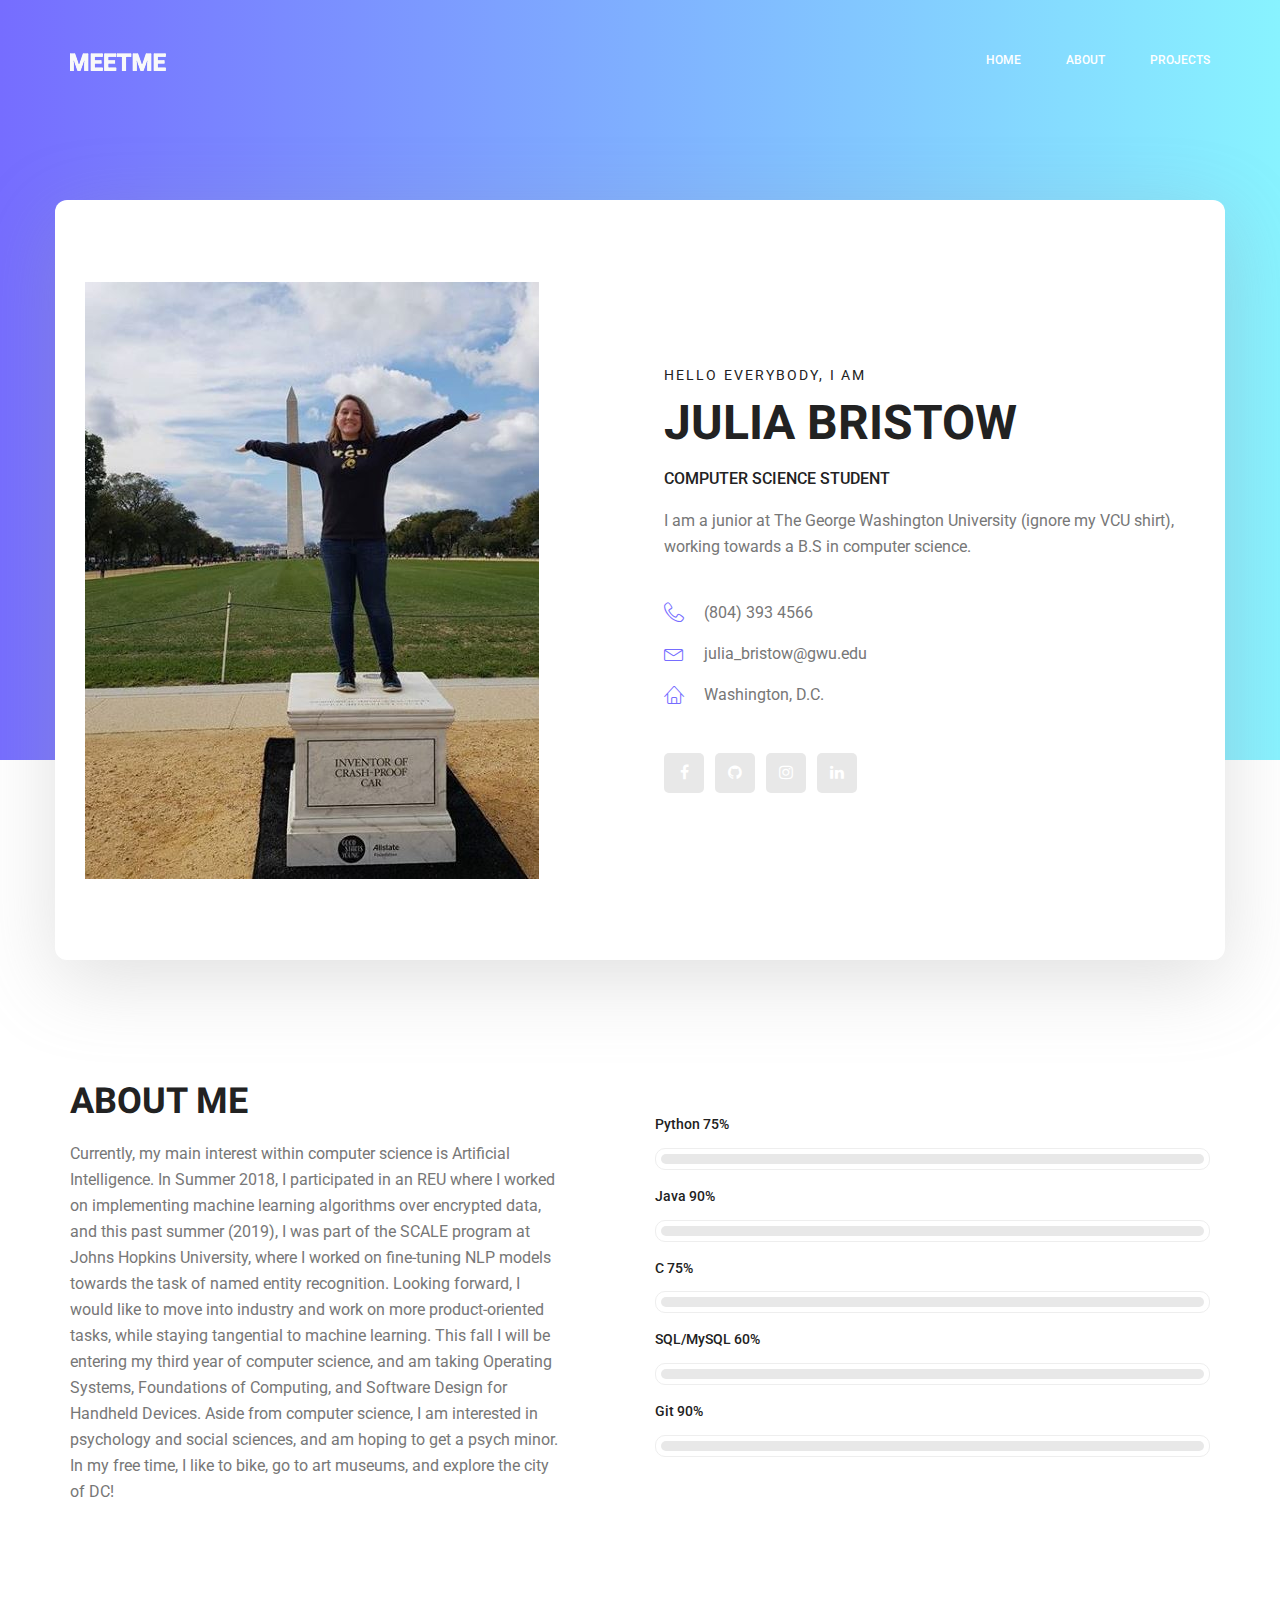
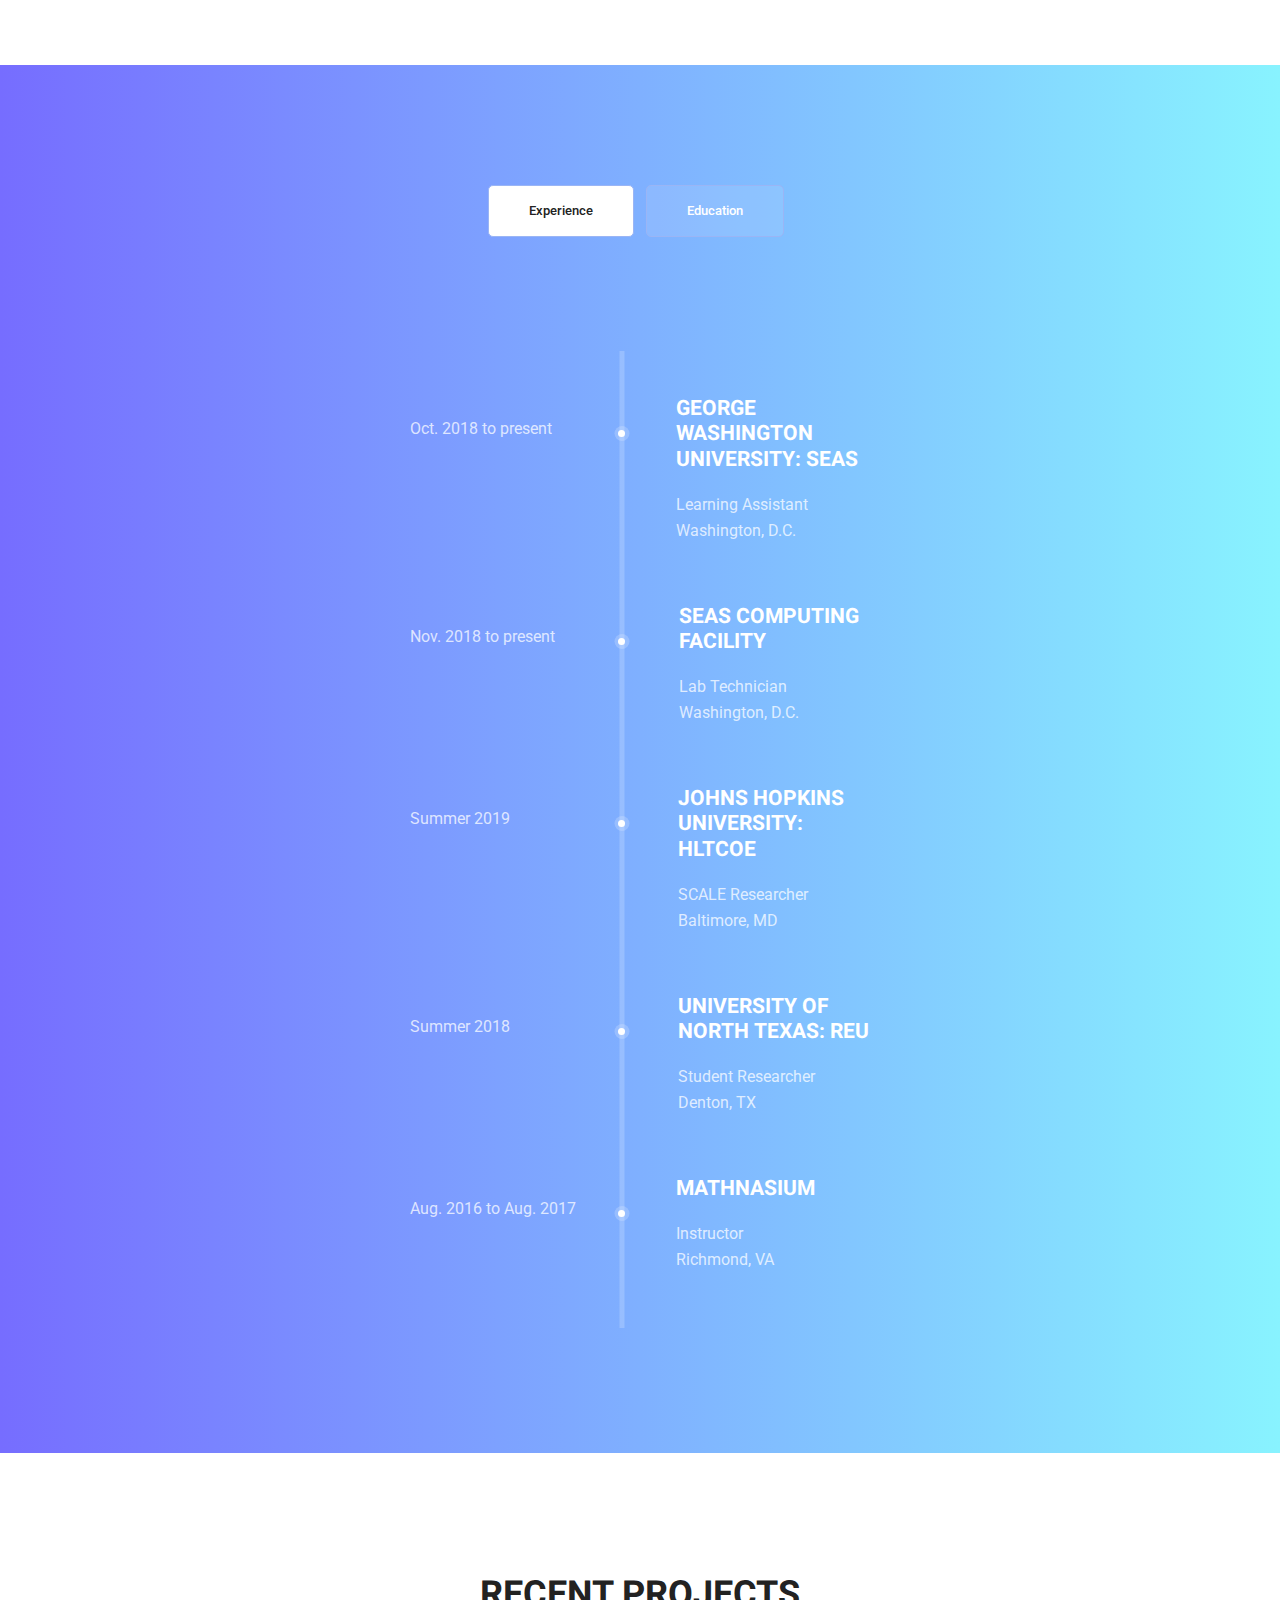
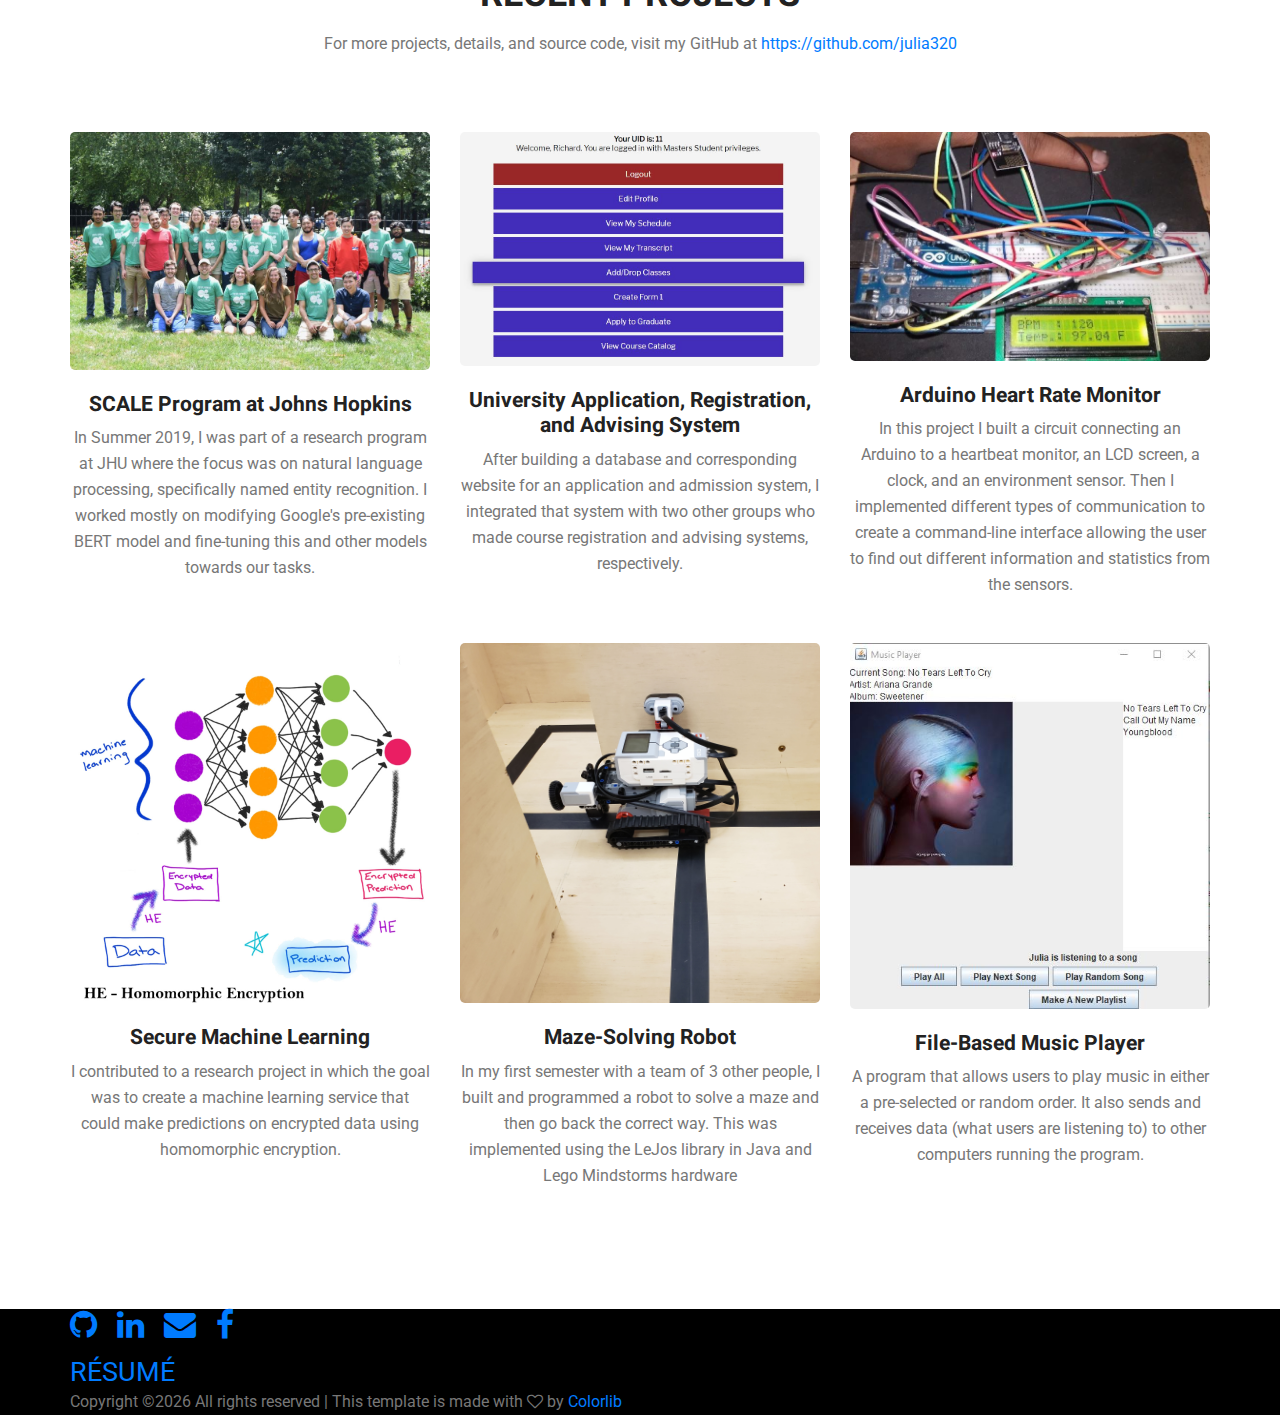
<file: index.html>
<!doctype html>
<html lang="en">
    <head>
        <!-- Required meta tags -->
        <meta charset="utf-8">
        <meta name="viewport" content="width=device-width, initial-scale=1, shrink-to-fit=no">
        <link rel="icon" href="img/favicon.png" type="image/png">
        <title>Julia Bristow</title>
        <!-- Bootstrap CSS -->
        <link rel="stylesheet" href="css/bootstrap.css">
        <link rel="stylesheet" href="vendors/linericon/style.css">
        <link rel="stylesheet" href="css/font-awesome.min.css">
        <link rel="stylesheet" href="vendors/owl-carousel/owl.carousel.min.css">
        <link rel="stylesheet" href="vendors/lightbox/simpleLightbox.css">
        <link rel="stylesheet" href="vendors/nice-select/css/nice-select.css">
        <link rel="stylesheet" href="vendors/animate-css/animate.css">
        <link rel="stylesheet" href="vendors/popup/magnific-popup.css">
        <link rel="stylesheet" href="vendors/flaticon/flaticon.css">
        <!-- main css -->
        <link rel="stylesheet" href="css/style.css">
        <link rel="stylesheet" href="css/responsive.css">
    </head>
    <body>
        
        <!--================Header Menu Area =================-->
        <header class="header_area">
            <div class="main_menu">
            	<nav class="navbar navbar-expand-lg navbar-light">
					<div class="container box_1620">
						<!-- Brand and toggle get grouped for better mobile display -->
						<a class="navbar-brand logo_h" href="index.html"><img src="img/logo.png" alt=""></a>
						<button class="navbar-toggler" type="button" data-toggle="collapse" data-target="#navbarSupportedContent" aria-controls="navbarSupportedContent" aria-expanded="false" aria-label="Toggle navigation">
							<span class="icon-bar"></span>
							<span class="icon-bar"></span>
							<span class="icon-bar"></span>
						</button>
						<!-- Collect the nav links, forms, and other content for toggling -->
						<div class="collapse navbar-collapse offset" id="navbarSupportedContent">
							<ul class="nav navbar-nav menu_nav ml-auto">
								<li class="nav-item active"><a class="nav-link" href="#">Home</a></li> 
								<li class="nav-item"><a class="nav-link" href="#about">About</a></li> 
								<li class="nav-item"><a class="nav-link" href="#projects">Projects</a></li> 
								<!--<li class="nav-item submenu dropdown">
									<a href="#" class="nav-link dropdown-toggle" data-toggle="dropdown" role="button" aria-haspopup="true" aria-expanded="false">Pages</a>
									<ul class="dropdown-menu">
										<li class="nav-item"><a class="nav-link" href="portfolio.html">Portfolio</a></li>
										<li class="nav-item"><a class="nav-link" href="elements.html">Elements</a></li>
									</ul>
								</li> 
								<li class="nav-item submenu dropdown">
									<a href="#" class="nav-link dropdown-toggle" data-toggle="dropdown" role="button" aria-haspopup="true" aria-expanded="false">Blog</a>
									<ul class="dropdown-menu">
										<li class="nav-item"><a class="nav-link" href="blog.html">Blog</a></li>
										<li class="nav-item"><a class="nav-link" href="single-blog.html">Blog Details</a></li>
									</ul>
								</li> 
								<li class="nav-item"><a class="nav-link" href="contact.html">Contact</a></li>-->
							</ul>
						</div> 
					</div>
            	</nav>
            </div>
        </header>
        <!--================Header Menu Area =================-->
        
        <!--================Home Banner Area =================-->
        <section class="home_banner_area">
           	<div class="container box_1620">
           		<div class="banner_inner d-flex align-items-center">
					<div class="banner_content">
						<div class="media">
							<div class="d-flex">
								<img src="img/me.jpg" alt="">
							</div>
							<div class="media-body">
								<div class="personal_text">
									<h6>Hello Everybody, I am</h6>
									<h3>Julia Bristow</h3>
									<h4>Computer Science Student</h4>
									<p>I am a junior at The George Washington University (ignore my VCU shirt), working towards a B.S in computer science. </p>
									<ul class="list basic_info">
										<li><a href="#"><i class="lnr lnr-phone-handset"></i> (804) 393 4566</a></li>
										<li><a href="#"><i class="lnr lnr-envelope"></i> julia_bristow@gwu.edu</a></li>
										<li><a href="#"><i class="lnr lnr-home"></i> Washington, D.C.</a></li>
									</ul>
									<ul class="list personal_social">
										<li><a target="_blank" href="https://www.facebook.com/julia.bristow.90"><i class="fa fa-facebook"></i></a></li>
										<li><a target="_blank" href="https://github.com/julia320"><i class="fa fa-github"></i></a></li>
										<li><a target="_blank" href="https://www.instagram.com/julia.bristow/?hl=en"><i class="fa fa-instagram"></i></a></li>
										<li><a target="_blank" href="https://www.linkedin.com/in/julia-bristow-17112514a/"><i class="fa fa-linkedin"></i></a></li>
									</ul>
								</div>
							</div>
						</div>
					</div>
				</div>
            </div>
        </section>
        <!--================End Home Banner Area =================-->
        
        <!--================Welcome Area =================-->
        <a name="about">
        <section class="welcome_area p_120">
        	<div class="container">
        		<div class="row welcome_inner">
        			<div class="col-lg-6">
        				<div class="welcome_text">
        					<h4>About Me</h4>
        					<p>Currently, my main interest within computer science is Artificial Intelligence. In Summer 2018, I participated in an REU where I worked on implementing machine learning algorithms over encrypted data, and this past summer (2019), I was part of the SCALE program at Johns Hopkins University, where I worked on fine-tuning NLP models towards the task of named entity recognition. Looking forward, I would like to move into industry and work on more product-oriented tasks, while staying tangential to machine learning. This fall I will be entering my third year of computer science, and am taking Operating Systems, Foundations of Computing, and Software Design for Handheld Devices. Aside from computer science, I am interested in psychology and social sciences, and am hoping to get a psych minor. In my free time, I like to bike, go to art museums, and explore the city of DC!</p>
        				</div>
        			</div>
        			<br/><br/><br/><br/><br/><br/>
        			<div class="col-lg-6">
        				<p style="margin-top: 15px;"></p>
        				<div class="tools_expert">
        					<div class="skill_main">
								<div class="skill_item">
									<h4>Python <span class="counter">75</span>%</h4>
									<div class="progress_br">
										<div class="progress">
											<div class="progress-bar" role="progressbar" aria-valuenow="75" aria-valuemin="0" aria-valuemax="100"></div>
										</div>
									</div>
								</div>
								<div class="skill_item">
									<h4>Java <span class="counter">90</span>%</h4>
									<div class="progress_br">
										<div class="progress">
											<div class="progress-bar" role="progressbar" aria-valuenow="90" aria-valuemin="0" aria-valuemax="100"></div>
										</div>
									</div>
								</div>
								<div class="skill_item">
									<h4>C <span class="counter">75</span>%</h4>
									<div class="progress_br">
										<div class="progress">
											<div class="progress-bar" role="progressbar" aria-valuenow="75" aria-valuemin="0" aria-valuemax="100"></div>
										</div>
									</div>
								</div>
								<div class="skill_item">
									<h4>SQL/MySQL <span class="counter">60</span>%</h4>
									<div class="progress_br">
										<div class="progress">
											<div class="progress-bar" role="progressbar" aria-valuenow="60" aria-valuemin="0" aria-valuemax="100"></div>
										</div>
									</div>
								</div>
								<div class="skill_item">
									<h4>Git <span class="counter">90</span>%</h4>
									<div class="progress_br">
										<div class="progress">
											<div class="progress-bar" role="progressbar" aria-valuenow="90" aria-valuemin="0" aria-valuemax="100"></div>
										</div>
									</div>
								</div>
							</div>
        				</div>
        			</div>
        		</div>
        	</div>
        </section>
    	</a>
        <!--================End Welcome Area =================-->
        
        <!--================My Tabs Area =================-->
        <section class="mytabs_area p_120">
        	<div class="container">
        		<div class="tabs_inner">
					<ul class="nav nav-tabs" id="myTab" role="tablist">
						<li class="nav-item">
							<a class="nav-link active" id="home-tab" data-toggle="tab" href="#home" role="tab" aria-controls="home" aria-selected="true">Experience</a>
						</li>
						<li class="nav-item">
							<a class="nav-link" id="profile-tab" data-toggle="tab" href="#profile" role="tab" aria-controls="profile" aria-selected="false">Education</a>
						</li>
					</ul>
					<div class="tab-content" id="myTabContent">
						<div class="tab-pane fade show active" id="home" role="tabpanel" aria-labelledby="home-tab">
							<ul class="list">
								<li>
									<span></span>
									<div class="media">
										<div class="d-flex">
											<p>Oct. 2018 to present&emsp;&nbsp&nbsp</p>
										</div>
										<div class="media-body">
											<h4>George Washington University: SEAS</h4>
											<p>Learning Assistant <br/>Washington, D.C.</p>
										</div>
									</div>
								</li>
								<li>
									<span></span>
									<div class="media">
										<div class="d-flex">
											<p>Nov. 2018 to present</p>&emsp;&nbsp&nbsp
										</div>
										<div class="media-body">
											<h4>SEAS Computing Facility</h4>
											<p>Lab Technician <br/>Washington, D.C.</p>
										</div>
									</div>
								</li>
								<li>
									<span></span>
									<div class="media">
										<div class="d-flex">
											<p>Summer 2019 &emsp;&emsp;&emsp;&emsp;</p>
										</div>
										<div class="media-body">
											<h4>Johns Hopkins University: HLTCOE</h4>
											<p>SCALE Researcher <br/>Baltimore, MD</p>
										</div>
									</div>
								</li>
								<li>
									<span></span>
									<div class="media">
										<div class="d-flex">
											<p>Summer 2018 &emsp;&emsp;&emsp;&emsp;</p>
										</div>
										<div class="media-body">
											<h4>University of North Texas: REU</h4>
											<p>Student Researcher <br/>Denton, TX</p>
										</div>
									</div>
								</li>
								<li>
								<span></span>
									<div class="media">
										<div class="d-flex">
											<p>Aug. 2016 to Aug. 2017</p>
										</div>
										<div class="media-body">
											<h4>Mathnasium</h4>
											<p>Instructor <br />Richmond, VA</p>
										</div>
									</div>
								</li>
							</ul>
						</div>
						<div class="tab-pane fade" id="profile" role="tabpanel" aria-labelledby="profile-tab">
							<ul class="list">
								<li>
									<span></span>
									<div class="media">
										<div class="d-flex">
											<p>August 2017 to present</p>
										</div>
										<div class="media-body">
											<h4>George Washington University</h4>
											<p>School of Engineering and Applied Science (SEAS)<br/>
												B.S. in Computer Science<br/>
											    Washington, D.C.</p>
										</div>
									</div>
								</li>
								<li>
									<span></span>
									<div class="media">
										<div class="d-flex">
											<p> 2013 to 2017&emsp;&emsp;&emsp;&emsp;&nbsp</p>
										</div>
										<div class="media-body">
											<h4>Monacan High School</h4>
											<p>Student <br />Chesterfield, VA</p>
										</div>
									</div>
								</li>
							</ul>
						</div>
					</div>
        		</div>
        	</div>
        </section>
        <!--================End My Tabs Area =================-->
        
        
        <!--================Home Gallery Area =================-->
        <a name="projects">
        <section class="home_gallery_area p_120">
        	<div class="container">
        		<div class="main_title">
        			<h2>Recent Projects</h2>
        			<p>For more projects, details, and source code, visit my GitHub at <a href="https://github.com/julia320">https://github.com/julia320</a></p>
        		</div>
        	</div>
        	<div class="container">
        		<div class="gallery_f_inner row imageGallery1">
        			<!--<div class="col-lg-4 col-md-4 col-sm-6 brand manipul design print">
        				<div class="h_gallery_item">
        					<div class="g_img_item">
        						<img class="img-fluid" src="img/gallery/IMAGE.jpg" alt="">
        						<a class="light" href="img/gallery/IMAGE.jpg"><img src="img/gallery/icon.png" alt=""></a>
        					</div>
        					<div class="g_item_text">
        						<h4>TITLE</h4>
        						<p>DESCRIPTION</p>
        					</div>
        				</div>
        			</div>-->
        			<div class="col-lg-4 col-md-4 col-sm-6 brand manipul design print">
        				<div class="h_gallery_item">
        					<div class="g_img_item">
        						<img class="img-fluid" src="img/gallery/scale.JPG" alt="">
        						<a class="light" href="img/gallery/scale.JPG"><img src="img/gallery/icon.png" alt=""></a>
        					</div>
        					<div class="g_item_text">
        						<h4>SCALE Program at Johns Hopkins</h4>
        						<p>In Summer 2019, I was part of a research program at JHU where the focus
        						   was on natural language processing, specifically named entity recognition. I worked mostly on modifying Google's pre-existing BERT model and fine-tuning this and other models towards our tasks.</p>
        					</div>
        				</div>
        			</div>
        			<div class="col-lg-4 col-md-4 col-sm-6 brand manipul design print">
        				<div class="h_gallery_item">
        					<div class="g_img_item">
        						<img class="img-fluid" src="img/gallery/databases.JPG" alt="">
        						<a class="light" href="img/gallery/databases.JPG"><img src="img/gallery/icon.png" alt=""></a>
        					</div>
        					<div class="g_item_text">
        						<h4>University Application, Registration, and Advising System</h4>
        						<p>After building a database and corresponding website for an application and admission system, I i​ntegrated that system with two other groups who made course registration and advising systems, respectively.</p>
        					</div>
        				</div>
        			</div>
        			<div class="col-lg-4 col-md-4 col-sm-6 brand manipul design print">
        				<div class="h_gallery_item">
        					<div class="g_img_item">
        						<img class="img-fluid" src="img/gallery/systems.JPG" alt="">
        						<a class="light" href="img/gallery/systems.JPG"><img src="img/gallery/icon.png" alt=""></a>
        					</div>
        					<div class="g_item_text">
        						<h4>Arduino Heart Rate Monitor</h4>
        						<p>In this project I built a circuit connecting an Arduino to a heartbeat monitor, an LCD screen, a clock, and an environment sensor. Then I implemented
        						different types of communication to create a command-line interface allowing
        					    the user to find out different information and statistics from the sensors.</p>
        					</div>
        				</div>
        			</div>
        			<div class="col-lg-4 col-md-4 col-sm-6 brand manipul design print">
        				<div class="h_gallery_item">
        					<div class="g_img_item">
        						<img class="img-fluid" src="img/gallery/reu.jpg" alt="">
        						<a class="light" href="img/gallery/reu.jpg"><img src="img/gallery/icon.png" alt=""></a>
        					</div>
        					<div class="g_item_text">
        						<h4>Secure Machine Learning</h4>
        						<p>I contributed to a research project in which the goal was to create a machine learning service that could make predictions on encrypted data using homomorphic encryption.</p>
        					</div>
        				</div>
        			</div>
        			<div class="col-lg-4 col-md-4 col-sm-6 manipul creative design print">
        				<div class="h_gallery_item">
        					<div class="g_img_item">
        						<img class="img-fluid" src="img/gallery/robot.jpg" alt="">
        						<a class="light" href="img/gallery/robot.jpg"><img src="img/gallery/icon.png" alt=""></a>
        					</div>
        					<div class="g_item_text">
        						<h4>Maze-Solving Robot</h4>
        						<p>In my first semester with a team of 3 other people, I built and programmed a robot to solve a maze and then go back the correct way. This was implemented using the LeJos library in Java and Lego Mindstorms hardware</p>
        					</div>
        				</div>
        			</div>
        			<div class="col-lg-4 col-md-4 col-sm-6 brand manipul creative">
        				<div class="h_gallery_item">
        					<div class="g_img_item">
        						<img class="img-fluid" src="img/gallery/musicplayer.JPG" alt="">
        						<a class="light" href="img/gallery/musicplayer.JPG"><img src="img/gallery/icon.png" alt=""></a>
        					</div>
        					<div class="g_item_text">
        						<h4>File-Based Music Player</h4>
        						<p>A program that allows users to play music in either a pre-selected or random order. It also sends and receives data (what users are listening to) to other computers running the program.</p>
        					</div>
        				</div>
        			</div>
        		</div>
        	</div>
        </section>
    	</a>
        <!--================End Home Gallery Area =================-->


        <!--================Contact Area =================-
        <section class="contact_area p_120">
            <div class="container">
            	<div class="main_title">
        			<h2>Contact Me</h2>
        		</div>
                <div class="row">
                    <div class="col-lg-3">
                        <div class="contact_info">
                            <div class="info_item">
                                <i class="lnr lnr-home"></i>
                                <h6>Washington, D.C, United States</h6>
                                <p></p>
                            </div>
                            <div class="info_item">
                                <i class="lnr lnr-phone-handset"></i>
                                <h6><a href="#">(804) 393 4566</a></h6>
                                <p></p>
                            </div>
                            <div class="info_item">
                                <i class="lnr lnr-envelope"></i>
                                <h6><a href="#">julia_bristow@gwu.edu</a></h6>
                            </div>
                        </div>
                    </div>
                    <div class="col-lg-9">
                        <form class="row contact_form" action="contact_process.php" method="post" id="contactForm" novalidate="novalidate">
                            <div class="col-md-6">
                                <div class="form-group">
                                    <input type="text" class="form-control" id="name" name="name" placeholder="Enter your name">
                                </div>
                                <div class="form-group">
                                    <input type="email" class="form-control" id="email" name="email" placeholder="Enter email address">
                                </div>
                                <div class="form-group">
                                    <input type="text" class="form-control" id="subject" name="subject" placeholder="Enter Subject">
                                </div>
                            </div>
                            <div class="col-md-6">
                                <div class="form-group">
                                    <textarea class="form-control" name="message" id="message" rows="1" placeholder="Enter Message"></textarea>
                                </div>
                            </div>
                            <div class="col-md-12 text-right">
                                <button type="submit" value="submit" class="btn submit_btn">Send Message</button>
                            </div>
                        </form>
                    </div>
                </div>
                <p></p>
                <div id="mapBox" class="mapBox" 
                    data-lat="38.899504" 
                    data-lon="-77.051026" 
                    data-zoom="13" 
                    data-info="2350 H Street NW, Washington, D.C. 20052, USA"
                    data-mlat="38.899504"
                    data-mlon="-77.051026">
                </div>
            </div>
        </section>
        <!--================End Contact Area =================-->
        

        <!--================Footer Area =================-->
        <footer class="footer_area p_50">
        	<div class="container">
           		
					<div class="center">		
						<a href="https://github.com/julia320" class="fa fa-github" style="font-size: 2em; marg" target="_blank"></a>&nbsp&nbsp&nbsp&nbsp
						<a href="https://www.linkedin.com/in/julia-bristow-17112514a/" class="fa fa-linkedin" style
							="font-size: 2em" target="_blank"></a>&nbsp&nbsp&nbsp&nbsp
						<a href="mailto: julia_bristow@gwu.edu" class="fa fa-envelope" style="font-size: 2em"></a>&nbsp&nbsp&nbsp&nbsp
						<a href="https://www.facebook.com/julia.bristow.90" class="fa fa-facebook" style="font-size: 2em; height: 50px" target="_blank"></a>
					</div>
					<div class="center">
						<a href="Resume.pdf" style="font-size: 1.7em; height: 10px" target="_blank">RÉSUMÉ</a>
					</div>

					<div class="center2">
						Copyright &copy;<script>document.write(new Date().getFullYear());</script> All rights reserved | This template is made with <i class="fa fa-heart-o" aria-hidden="true"></i> by <a href="https://colorlib.com" target="_blank">Colorlib</a>
					</div>
				
			</div>
		</footer>
		<!--================End Footer Area =================-->
        
        
        <!-- Optional JavaScript -->
        <!-- jQuery first, then Popper.js, then Bootstrap JS -->
        <script src="js/jquery-3.3.1.min.js"></script>
        <script src="js/popper.js"></script>
        <script src="js/bootstrap.min.js"></script>
        <script src="js/stellar.js"></script>
        <script src="vendors/lightbox/simpleLightbox.min.js"></script>
        <script src="vendors/nice-select/js/jquery.nice-select.min.js"></script>
        <script src="vendors/isotope/imagesloaded.pkgd.min.js"></script>
        <script src="vendors/isotope/isotope.pkgd.min.js"></script>
        <script src="vendors/owl-carousel/owl.carousel.min.js"></script>
        <script src="vendors/popup/jquery.magnific-popup.min.js"></script>
        <script src="js/jquery.ajaxchimp.min.js"></script>
        <script src="vendors/counter-up/jquery.waypoints.min.js"></script>
        <script src="vendors/counter-up/jquery.counterup.min.js"></script>
        <script src="js/mail-script.js"></script>
        <script src="js/theme.js"></script>
        <!-- contact js --
        <script src="js/jquery.form.js"></script>
        <script src="js/jquery.validate.min.js"></script>
        <script src="js/contact.js"></script>
        <!--gmaps Js--
        <script src="https://maps.googleapis.com/maps/api/js?key=AIzaSyCN_kTSG-r0vQLm9FHzekOnayXKHjbkS0Q"></script>
        <script src="js/gmaps.min.js"></script>
        <script src="js/theme.js"></script>-->
    </body>
</html>
</file>
<file: vendors/linericon/style.css>
@font-face {
	font-family: 'Linearicons-Free';
	src:url('fonts/Linearicons-Free.eot?w118d');
	src:url('fonts/Linearicons-Free.eot?#iefixw118d') format('embedded-opentype'),
		url('fonts/Linearicons-Free.woff2?w118d') format('woff2'),
		url('fonts/Linearicons-Free.woff?w118d') format('woff'),
		url('fonts/Linearicons-Free.ttf?w118d') format('truetype'),
		url('fonts/Linearicons-Free.svg?w118d#Linearicons-Free') format('svg');
	font-weight: normal;
	font-style: normal;
}

.lnr {
	font-family: 'Linearicons-Free';
	speak: none;
	font-style: normal;
	font-weight: normal;
	font-variant: normal;
	text-transform: none;
	line-height: 1;

	/* Better Font Rendering =========== */
	-webkit-font-smoothing: antialiased;
	-moz-osx-font-smoothing: grayscale;
}

.lnr-home:before {
	content: "\e800";
}
.lnr-apartment:before {
	content: "\e801";
}
.lnr-pencil:before {
	content: "\e802";
}
.lnr-magic-wand:before {
	content: "\e803";
}
.lnr-drop:before {
	content: "\e804";
}
.lnr-lighter:before {
	content: "\e805";
}
.lnr-poop:before {
	content: "\e806";
}
.lnr-sun:before {
	content: "\e807";
}
.lnr-moon:before {
	content: "\e808";
}
.lnr-cloud:before {
	content: "\e809";
}
.lnr-cloud-upload:before {
	content: "\e80a";
}
.lnr-cloud-download:before {
	content: "\e80b";
}
.lnr-cloud-sync:before {
	content: "\e80c";
}
.lnr-cloud-check:before {
	content: "\e80d";
}
.lnr-database:before {
	content: "\e80e";
}
.lnr-lock:before {
	content: "\e80f";
}
.lnr-cog:before {
	content: "\e810";
}
.lnr-trash:before {
	content: "\e811";
}
.lnr-dice:before {
	content: "\e812";
}
.lnr-heart:before {
	content: "\e813";
}
.lnr-star:before {
	content: "\e814";
}
.lnr-star-half:before {
	content: "\e815";
}
.lnr-star-empty:before {
	content: "\e816";
}
.lnr-flag:before {
	content: "\e817";
}
.lnr-envelope:before {
	content: "\e818";
}
.lnr-paperclip:before {
	content: "\e819";
}
.lnr-inbox:before {
	content: "\e81a";
}
.lnr-eye:before {
	content: "\e81b";
}
.lnr-printer:before {
	content: "\e81c";
}
.lnr-file-empty:before {
	content: "\e81d";
}
.lnr-file-add:before {
	content: "\e81e";
}
.lnr-enter:before {
	content: "\e81f";
}
.lnr-exit:before {
	content: "\e820";
}
.lnr-graduation-hat:before {
	content: "\e821";
}
.lnr-license:before {
	content: "\e822";
}
.lnr-music-note:before {
	content: "\e823";
}
.lnr-film-play:before {
	content: "\e824";
}
.lnr-camera-video:before {
	content: "\e825";
}
.lnr-camera:before {
	content: "\e826";
}
.lnr-picture:before {
	content: "\e827";
}
.lnr-book:before {
	content: "\e828";
}
.lnr-bookmark:before {
	content: "\e829";
}
.lnr-user:before {
	content: "\e82a";
}
.lnr-users:before {
	content: "\e82b";
}
.lnr-shirt:before {
	content: "\e82c";
}
.lnr-store:before {
	content: "\e82d";
}
.lnr-cart:before {
	content: "\e82e";
}
.lnr-tag:before {
	content: "\e82f";
}
.lnr-phone-handset:before {
	content: "\e830";
}
.lnr-phone:before {
	content: "\e831";
}
.lnr-pushpin:before {
	content: "\e832";
}
.lnr-map-marker:before {
	content: "\e833";
}
.lnr-map:before {
	content: "\e834";
}
.lnr-location:before {
	content: "\e835";
}
.lnr-calendar-full:before {
	content: "\e836";
}
.lnr-keyboard:before {
	content: "\e837";
}
.lnr-spell-check:before {
	content: "\e838";
}
.lnr-screen:before {
	content: "\e839";
}
.lnr-smartphone:before {
	content: "\e83a";
}
.lnr-tablet:before {
	content: "\e83b";
}
.lnr-laptop:before {
	content: "\e83c";
}
.lnr-laptop-phone:before {
	content: "\e83d";
}
.lnr-power-switch:before {
	content: "\e83e";
}
.lnr-bubble:before {
	content: "\e83f";
}
.lnr-heart-pulse:before {
	content: "\e840";
}
.lnr-construction:before {
	content: "\e841";
}
.lnr-pie-chart:before {
	content: "\e842";
}
.lnr-chart-bars:before {
	content: "\e843";
}
.lnr-gift:before {
	content: "\e844";
}
.lnr-diamond:before {
	content: "\e845";
}
.lnr-linearicons:before {
	content: "\e846";
}
.lnr-dinner:before {
	content: "\e847";
}
.lnr-coffee-cup:before {
	content: "\e848";
}
.lnr-leaf:before {
	content: "\e849";
}
.lnr-paw:before {
	content: "\e84a";
}
.lnr-rocket:before {
	content: "\e84b";
}
.lnr-briefcase:before {
	content: "\e84c";
}
.lnr-bus:before {
	content: "\e84d";
}
.lnr-car:before {
	content: "\e84e";
}
.lnr-train:before {
	content: "\e84f";
}
.lnr-bicycle:before {
	content: "\e850";
}
.lnr-wheelchair:before {
	content: "\e851";
}
.lnr-select:before {
	content: "\e852";
}
.lnr-earth:before {
	content: "\e853";
}
.lnr-smile:before {
	content: "\e854";
}
.lnr-sad:before {
	content: "\e855";
}
.lnr-neutral:before {
	content: "\e856";
}
.lnr-mustache:before {
	content: "\e857";
}
.lnr-alarm:before {
	content: "\e858";
}
.lnr-bullhorn:before {
	content: "\e859";
}
.lnr-volume-high:before {
	content: "\e85a";
}
.lnr-volume-medium:before {
	content: "\e85b";
}
.lnr-volume-low:before {
	content: "\e85c";
}
.lnr-volume:before {
	content: "\e85d";
}
.lnr-mic:before {
	content: "\e85e";
}
.lnr-hourglass:before {
	content: "\e85f";
}
.lnr-undo:before {
	content: "\e860";
}
.lnr-redo:before {
	content: "\e861";
}
.lnr-sync:before {
	content: "\e862";
}
.lnr-history:before {
	content: "\e863";
}
.lnr-clock:before {
	content: "\e864";
}
.lnr-download:before {
	content: "\e865";
}
.lnr-upload:before {
	content: "\e866";
}
.lnr-enter-down:before {
	content: "\e867";
}
.lnr-exit-up:before {
	content: "\e868";
}
.lnr-bug:before {
	content: "\e869";
}
.lnr-code:before {
	content: "\e86a";
}
.lnr-link:before {
	content: "\e86b";
}
.lnr-unlink:before {
	content: "\e86c";
}
.lnr-thumbs-up:before {
	content: "\e86d";
}
.lnr-thumbs-down:before {
	content: "\e86e";
}
.lnr-magnifier:before {
	content: "\e86f";
}
.lnr-cross:before {
	content: "\e870";
}
.lnr-menu:before {
	content: "\e871";
}
.lnr-list:before {
	content: "\e872";
}
.lnr-chevron-up:before {
	content: "\e873";
}
.lnr-chevron-down:before {
	content: "\e874";
}
.lnr-chevron-left:before {
	content: "\e875";
}
.lnr-chevron-right:before {
	content: "\e876";
}
.lnr-arrow-up:before {
	content: "\e877";
}
.lnr-arrow-down:before {
	content: "\e878";
}
.lnr-arrow-left:before {
	content: "\e879";
}
.lnr-arrow-right:before {
	content: "\e87a";
}
.lnr-move:before {
	content: "\e87b";
}
.lnr-warning:before {
	content: "\e87c";
}
.lnr-question-circle:before {
	content: "\e87d";
}
.lnr-menu-circle:before {
	content: "\e87e";
}
.lnr-checkmark-circle:before {
	content: "\e87f";
}
.lnr-cross-circle:before {
	content: "\e880";
}
.lnr-plus-circle:before {
	content: "\e881";
}
.lnr-circle-minus:before {
	content: "\e882";
}
.lnr-arrow-up-circle:before {
	content: "\e883";
}
.lnr-arrow-down-circle:before {
	content: "\e884";
}
.lnr-arrow-left-circle:before {
	content: "\e885";
}
.lnr-arrow-right-circle:before {
	content: "\e886";
}
.lnr-chevron-up-circle:before {
	content: "\e887";
}
.lnr-chevron-down-circle:before {
	content: "\e888";
}
.lnr-chevron-left-circle:before {
	content: "\e889";
}
.lnr-chevron-right-circle:before {
	content: "\e88a";
}
.lnr-crop:before {
	content: "\e88b";
}
.lnr-frame-expand:before {
	content: "\e88c";
}
.lnr-frame-contract:before {
	content: "\e88d";
}
.lnr-layers:before {
	content: "\e88e";
}
.lnr-funnel:before {
	content: "\e88f";
}
.lnr-text-format:before {
	content: "\e890";
}
.lnr-text-format-remove:before {
	content: "\e891";
}
.lnr-text-size:before {
	content: "\e892";
}
.lnr-bold:before {
	content: "\e893";
}
.lnr-italic:before {
	content: "\e894";
}
.lnr-underline:before {
	content: "\e895";
}
.lnr-strikethrough:before {
	content: "\e896";
}
.lnr-highlight:before {
	content: "\e897";
}
.lnr-text-align-left:before {
	content: "\e898";
}
.lnr-text-align-center:before {
	content: "\e899";
}
.lnr-text-align-right:before {
	content: "\e89a";
}
.lnr-text-align-justify:before {
	content: "\e89b";
}
.lnr-line-spacing:before {
	content: "\e89c";
}
.lnr-indent-increase:before {
	content: "\e89d";
}
.lnr-indent-decrease:before {
	content: "\e89e";
}
.lnr-pilcrow:before {
	content: "\e89f";
}
.lnr-direction-ltr:before {
	content: "\e8a0";
}
.lnr-direction-rtl:before {
	content: "\e8a1";
}
.lnr-page-break:before {
	content: "\e8a2";
}
.lnr-sort-alpha-asc:before {
	content: "\e8a3";
}
.lnr-sort-amount-asc:before {
	content: "\e8a4";
}
.lnr-hand:before {
	content: "\e8a5";
}
.lnr-pointer-up:before {
	content: "\e8a6";
}
.lnr-pointer-right:before {
	content: "\e8a7";
}
.lnr-pointer-down:before {
	content: "\e8a8";
}
.lnr-pointer-left:before {
	content: "\e8a9";
}
</file>
<file: vendors/nice-select/css/nice-select.css>
.nice-select {
  -webkit-tap-highlight-color: transparent;
  background-color: #fff;
  border-radius: 5px;
  border: solid 1px #e8e8e8;
  box-sizing: border-box;
  clear: both;
  cursor: pointer;
  display: block;
  float: left;
  font-family: inherit;
  font-size: 14px;
  font-weight: normal;
  height: 42px;
  line-height: 40px;
  outline: none;
  padding-left: 18px;
  padding-right: 30px;
  position: relative;
  text-align: left !important;
  -webkit-transition: all 0.2s ease-in-out;
  transition: all 0.2s ease-in-out;
  -webkit-user-select: none;
     -moz-user-select: none;
      -ms-user-select: none;
          user-select: none;
  white-space: nowrap;
  width: auto; }
  .nice-select:hover {
    border-color: #dbdbdb; }
  .nice-select:active, .nice-select.open, .nice-select:focus {
    border-color: #999; }
  .nice-select:after {
    border-bottom: 2px solid #999;
    border-right: 2px solid #999;
    content: '';
    display: block;
    height: 5px;
    margin-top: -4px;
    pointer-events: none;
    position: absolute;
    right: 12px;
    top: 50%;
    -webkit-transform-origin: 66% 66%;
        -ms-transform-origin: 66% 66%;
            transform-origin: 66% 66%;
    -webkit-transform: rotate(45deg);
        -ms-transform: rotate(45deg);
            transform: rotate(45deg);
    -webkit-transition: all 0.15s ease-in-out;
    transition: all 0.15s ease-in-out;
    width: 5px; }
  .nice-select.open:after {
    -webkit-transform: rotate(-135deg);
        -ms-transform: rotate(-135deg);
            transform: rotate(-135deg); }
  .nice-select.open .list {
    opacity: 1;
    pointer-events: auto;
    -webkit-transform: scale(1) translateY(0);
        -ms-transform: scale(1) translateY(0);
            transform: scale(1) translateY(0); }
  .nice-select.disabled {
    border-color: #ededed;
    color: #999;
    pointer-events: none; }
    .nice-select.disabled:after {
      border-color: #cccccc; }
  .nice-select.wide {
    width: 100%; }
    .nice-select.wide .list {
      left: 0 !important;
      right: 0 !important; }
  .nice-select.right {
    float: right; }
    .nice-select.right .list {
      left: auto;
      right: 0; }
  .nice-select.small {
    font-size: 12px;
    height: 36px;
    line-height: 34px; }
    .nice-select.small:after {
      height: 4px;
      width: 4px; }
    .nice-select.small .option {
      line-height: 34px;
      min-height: 34px; }
  .nice-select .list {
    background-color: #fff;
    border-radius: 5px;
    box-shadow: 0 0 0 1px rgba(68, 68, 68, 0.11);
    box-sizing: border-box;
    margin-top: 4px;
    opacity: 0;
    overflow: hidden;
    padding: 0;
    pointer-events: none;
    position: absolute;
    top: 100%;
    left: 0;
    -webkit-transform-origin: 50% 0;
        -ms-transform-origin: 50% 0;
            transform-origin: 50% 0;
    -webkit-transform: scale(0.75) translateY(-21px);
        -ms-transform: scale(0.75) translateY(-21px);
            transform: scale(0.75) translateY(-21px);
    -webkit-transition: all 0.2s cubic-bezier(0.5, 0, 0, 1.25), opacity 0.15s ease-out;
    transition: all 0.2s cubic-bezier(0.5, 0, 0, 1.25), opacity 0.15s ease-out;
    z-index: 9; }
    .nice-select .list:hover .option:not(:hover) {
      background-color: transparent !important; }
  .nice-select .option {
    cursor: pointer;
    font-weight: 400;
    line-height: 40px;
    list-style: none;
    min-height: 40px;
    outline: none;
    padding-left: 18px;
    padding-right: 29px;
    text-align: left;
    -webkit-transition: all 0.2s;
    transition: all 0.2s; }
    .nice-select .option:hover, .nice-select .option.focus, .nice-select .option.selected.focus {
      background-color: #f6f6f6; }
    .nice-select .option.selected {
      font-weight: bold; }
    .nice-select .option.disabled {
      background-color: transparent;
      color: #999;
      cursor: default; }

.no-csspointerevents .nice-select .list {
  display: none; }

.no-csspointerevents .nice-select.open .list {
  display: block; }
</file>
<file: vendors/flaticon/flaticon.css>
/*
  	Flaticon icon font: Flaticon
  	Creation date: 26/06/2018 17:19
  	*/

@font-face {
  font-family: "Flaticon";
  src: url("./Flaticon.eot");
  src: url("./Flaticon.eot?#iefix") format("embedded-opentype"),
       url("./Flaticon.woff") format("woff"),
       url("./Flaticon.ttf") format("truetype"),
       url("./Flaticon.svg#Flaticon") format("svg");
  font-weight: normal;
  font-style: normal;
}

@media screen and (-webkit-min-device-pixel-ratio:0) {
  @font-face {
    font-family: "Flaticon";
    src: url("./Flaticon.svg#Flaticon") format("svg");
  }
}

[class^="flaticon-"]:before, [class*=" flaticon-"]:before,
[class^="flaticon-"]:after, [class*=" flaticon-"]:after {   
  font-family: Flaticon;
        font-size: 20px;
font-style: normal;
margin-left: 20px;
}

.flaticon-skyline:before { content: "\f100"; }
.flaticon-sketch:before { content: "\f101"; }
.flaticon-city:before { content: "\f102"; }
</file>
<file: css/style.css>
/*----------------------------------------------------
@File: Default Styles
@Author: Rocky Ahmed
@URL: http://wethemez.com
Author E-mail: rockybd1995@gmail.com

This file contains the styling for the actual theme, this
is the file you need to edit to change the look of the
theme.
---------------------------------------------------- */
/*=====================================================================
@Template Name: Builder Construction 
@Author: Rocky Ahmed
@Developed By: Rocky Ahmed
@Developer URL: http://rocky.wethemez.com
Author E-mail: rockybd1995@gmail.com

@Default Styles

Table of Content:
01/ Variables
02/ predefin
03/ header
04/ button
05/ banner
06/ breadcrumb
07/ about
08/ team
09/ project 
10/ price 
11/ team 
12/ blog 
13/ video  
14/ features  
15/ career  
16/ contact 
17/ footer

=====================================================================*/
/*----------------------------------------------------*/
/*font Variables*/
/*Color Variables*/
/*=================== fonts ====================*/
@import url("https://fonts.googleapis.com/css?family=Heebo:300,400,700,900|Roboto:300,400,500,700");
/*---------------------------------------------------- */
/*----------------------------------------------------*/
.list {
  list-style: none;
  margin: 0px;
  padding: 0px; }

a {
  text-decoration: none;
  transition: all 0.3s ease-in-out; }
  a:hover, a:focus {
    text-decoration: none;
    outline: none; }

.row.m0 {
  margin: 0px; }

body {
  line-height: 26px;
  font-size: 16px;
  font-family: "Roboto", sans-serif;
  font-weight: normal;
  color: #777777; }

h1, h2, h3, h4, h5, h6 {
  font-family: "Heebo", sans-serif;
  font-weight: bold; }

button:focus {
  outline: none;
  box-shadow: none; }

.p0 {
  padding-left: 0px;
  padding-right: 0px; }

.p_120 {
  padding-top: 120px;
  padding-bottom: 120px; }

.p_100 {
  padding-top: 100px;
  padding-bottom: 100px; }

.pad_top {
  padding-top: 120px; }

.pad_bt {
  padding-bottom: 120px; }

.mt-25 {
  margin-top: 25px; }

@media (min-width: 1200px) {
  .container {
    max-width: 1170px; } }

@media (min-width: 1620px) {
  .box_1620 {
    max-width: 1620px;
    margin: auto;
    width: 100%;
    padding-left: 0px;
    padding-right: 0px; } }
/* Main Title Area css
============================================================================================ */
.main_title {
  text-align: center;
  max-width: 670px;
  margin: 0px auto 75px; }
  .main_title h2 {
    font-family: "Heebo", sans-serif;
    font-size: 36px;
    color: #222222;
    margin-bottom: 15px;
    text-transform: uppercase; }
  .main_title p {
    font-size: 16px;
    font-family: "Roboto", sans-serif;
    font-weight: normal;
    line-height: 26px;
    color: #777777;
    margin-bottom: 0px; }

/* End Main Title Area css
============================================================================================ */
/*---------------------------------------------------- */
/*----------------------------------------------------*/
.header_area {
  position: absolute;
  width: 100%;
  top: 0;
  left: 0;
  z-index: 99;
  transition: background 0.4s, all 0.3s linear; }
  .header_area .navbar {
    background: transparent;
    padding: 0px;
    border: 0px;
    border-radius: 0px; }
    .header_area .navbar .nav .nav-item {
      margin-right: 45px; }
      .header_area .navbar .nav .nav-item .nav-link {
        font: 500 12px/120px "Roboto", sans-serif;
        text-transform: uppercase;
        color: #fff;
        padding: 0px;
        display: inline-block; }
        .header_area .navbar .nav .nav-item .nav-link:after {
          display: none; }
      .header_area .navbar .nav .nav-item:hover .nav-link, .header_area .navbar .nav .nav-item.active .nav-link {
        color: #fff; }
      .header_area .navbar .nav .nav-item.submenu {
        position: relative; }
        .header_area .navbar .nav .nav-item.submenu ul {
          border: none;
          padding: 0px;
          border-radius: 0px;
          box-shadow: none;
          margin: 0px;
          background: #fff;
          box-shadow: 0px 3px 16px 0px rgba(0, 0, 0, 0.1); }
          @media (min-width: 992px) {
            .header_area .navbar .nav .nav-item.submenu ul {
              position: absolute;
              top: 120%;
              left: 0px;
              min-width: 200px;
              text-align: left;
              opacity: 0;
              transition: all 300ms ease-in;
              visibility: hidden;
              display: block;
              border: none;
              padding: 0px;
              border-radius: 0px; } }
          .header_area .navbar .nav .nav-item.submenu ul:before {
            content: "";
            width: 0;
            height: 0;
            border-style: solid;
            border-width: 10px 10px 0 10px;
            border-color: #eeeeee transparent transparent transparent;
            position: absolute;
            right: 24px;
            top: 45px;
            z-index: 3;
            opacity: 0;
            transition: all 400ms linear; }
          .header_area .navbar .nav .nav-item.submenu ul .nav-item {
            display: block;
            float: none;
            margin-right: 0px;
            border-bottom: 1px solid #ededed;
            margin-left: 0px;
            transition: all 0.4s linear; }
            .header_area .navbar .nav .nav-item.submenu ul .nav-item .nav-link {
              line-height: 45px;
              color: #222222;
              padding: 0px 30px;
              transition: all 150ms linear;
              display: block;
              margin-right: 0px; }
            .header_area .navbar .nav .nav-item.submenu ul .nav-item:last-child {
              border-bottom: none; }
            .header_area .navbar .nav .nav-item.submenu ul .nav-item:hover .nav-link {
              background: #766dff;
              color: #fff; }
        @media (min-width: 992px) {
          .header_area .navbar .nav .nav-item.submenu:hover ul {
            visibility: visible;
            opacity: 1;
            top: 100%; } }
        .header_area .navbar .nav .nav-item.submenu:hover ul .nav-item {
          margin-top: 0px; }
      .header_area .navbar .nav .nav-item:last-child {
        margin-right: 0px; }
    .header_area .navbar .search {
      font-size: 12px;
      line-height: 60px;
      display: inline-block;
      color: #222222;
      margin-left: 80px; }
      .header_area .navbar .search i {
        font-weight: 600; }
  .header_area.navbar_fixed .main_menu {
    position: fixed;
    width: 100%;
    top: -70px;
    left: 0;
    right: 0;
    background: #000;
    transform: translateY(70px);
    transition: transform 500ms ease, background 500ms ease;
    -webkit-transition: transform 500ms ease, background 500ms ease;
    box-shadow: 0px 3px 16px 0px rgba(0, 0, 0, 0.1); }
    .header_area.navbar_fixed .main_menu .navbar .nav .nav-item .nav-link {
      line-height: 70px; }

.top_menu {
  background: #f9f9ff; }
  .top_menu .header_social li {
    display: inline-block;
    margin-right: 15px; }
    .top_menu .header_social li a {
      font-size: 14px;
      color: #777777;
      display: inline-block;
      line-height: 42px;
      transition: all 300ms linear 0s; }
    .top_menu .header_social li:last-child {
      margin-right: 0px; }
    .top_menu .header_social li:hover a {
      color: #766dff; }
  .top_menu .dn_btn {
    line-height: 42px;
    display: inline-block;
    font-size: 12px;
    margin-right: 30px;
    font-family: "Roboto", sans-serif;
    font-weight: normal;
    color: #777777;
    transition: all 300ms linear 0s; }
    .top_menu .dn_btn:hover {
      color: #766dff; }
    .top_menu .dn_btn:last-child {
      margin-right: 0px; }
  .top_menu .lan_pack {
    height: 30px;
    border: 1px solid #eeeeee;
    border-radius: 3px;
    line-height: 28px;
    font-size: 12px;
    font-family: "Roboto", sans-serif;
    font-weight: 500;
    padding-left: 19px;
    padding-right: 36px;
    color: #777777;
    background: #f9f9ff;
    margin-right: 5px;
    margin-top: 8px; }
    .top_menu .lan_pack .current {
      color: #777777; }
    .top_menu .lan_pack:after {
      content: "\f0d7";
      border: none !important;
      font: normal normal normal 12px/1 FontAwesome;
      transform: rotate(0deg);
      height: auto;
      margin-top: -6px;
      right: 20px; }

/*---------------------------------------------------- */
/*----------------------------------------------------*/
/* Home Banner Area css
============================================================================================ */
.home_banner_area {
  position: relative;
  z-index: 1;
  background-image: -moz-linear-gradient(0deg, #766dff 0%, #88f3ff 100%);
  background-image: -webkit-linear-gradient(0deg, #766dff 0%, #88f3ff 100%);
  background-image: -ms-linear-gradient(0deg, #766dff 0%, #88f3ff 100%);
  margin-bottom: 200px; }
  .home_banner_area .box_1620 {
    min-height: 700px;
    border-radius: 12px;
    position: relative;
    bottom: -200px;
    background: #fff;
    padding: 30px;
    box-shadow: 0px 20px 80px 0px rgba(153, 153, 153, 0.3); }
  .home_banner_area .banner_inner {
    position: relative;
    width: 100%;
    min-height: 700px;
    display: flex; }
    .home_banner_area .banner_inner .banner_content {
      color: #222222;
      vertical-align: middle;
      align-self: center;
      text-align: left; }
      .home_banner_area .banner_inner .banner_content .media .d-flex {
        padding-right: 125px; }
      .home_banner_area .banner_inner .banner_content .media .media-body {
        vertical-align: middle;
        align-self: center; }

.blog_banner {
  min-height: 780px;
  position: relative;
  z-index: 1;
  overflow: hidden;
  margin-bottom: 0px; }
  .blog_banner .banner_inner {
    background: #04091e;
    position: relative;
    overflow: hidden;
    width: 100%;
    min-height: 780px;
    z-index: 1; }
    .blog_banner .banner_inner .overlay {
      background: url(../img/banner/banner-2.jpg) no-repeat scroll center center;
      opacity: .5;
      height: 125%;
      position: absolute;
      left: 0px;
      top: 0px;
      width: 100%;
      z-index: -1; }
    .blog_banner .banner_inner .blog_b_text {
      max-width: 700px;
      margin: auto;
      color: #fff; }
      .blog_banner .banner_inner .blog_b_text h2 {
        font-size: 60px;
        font-weight: bold;
        font-family: "Heebo", sans-serif;
        line-height: 66px;
        margin-bottom: 15px;
        text-transform: uppercase; }
      .blog_banner .banner_inner .blog_b_text p {
        font-size: 16px;
        margin-bottom: 35px; }
      .blog_banner .banner_inner .blog_b_text .white_bg_btn {
        line-height: 42px;
        padding: 0px 45px;
        border-radius: 5px; }

.banner_box {
  max-width: 1620px;
  margin: auto; }

.banner_area {
  position: relative;
  z-index: 1;
  min-height: 350px;
  background-image: -moz-linear-gradient(0deg, #766dff 0%, #88f3ff 100%);
  background-image: -webkit-linear-gradient(0deg, #766dff 0%, #88f3ff 100%);
  background-image: -ms-linear-gradient(0deg, #766dff 0%, #88f3ff 100%);
  margin-bottom: 120px; }
  .banner_area .box_1620 {
    background: #fff;
    min-height: 360px;
    border-radius: 12px;
    position: relative;
    bottom: -120px;
    box-shadow: 0px 20px 80px 0px rgba(153, 153, 153, 0.3); }
  .banner_area .banner_inner {
    position: relative;
    overflow: hidden;
    width: 100%;
    min-height: 360px;
    z-index: 1; }
    .banner_area .banner_inner .banner_content h2 {
      color: #222222;
      font-size: 48px;
      font-family: "Heebo", sans-serif;
      margin-bottom: 0px;
      font-weight: bold; }
    .banner_area .banner_inner .banner_content .page_link a {
      font-size: 14px;
      color: #222222;
      font-family: "Roboto", sans-serif;
      margin-right: 32px;
      position: relative; }
      .banner_area .banner_inner .banner_content .page_link a:before {
        content: "\e87a";
        font-family: 'Linearicons-Free';
        position: absolute;
        right: -25px;
        top: 50%;
        transform: translateY(-50%); }
      .banner_area .banner_inner .banner_content .page_link a:last-child {
        margin-right: 0px; }
        .banner_area .banner_inner .banner_content .page_link a:last-child:before {
          display: none; }
      .banner_area .banner_inner .banner_content .page_link a:hover {
        color: #766dff; }

/* End Home Banner Area css
============================================================================================ */
/*---------------------------------------------------- */
/*----------------------------------------------------*/
/* Latest Blog Area css
============================================================================================ */
.latest_blog_inner {
  margin-bottom: -30px; }

.l_blog_item {
  margin-bottom: 30px; }
  .l_blog_item .date {
    font-size: 13px;
    font-family: "Roboto", sans-serif;
    font-weight: normal;
    color: #777777;
    margin-top: 20px;
    display: block;
    margin-bottom: 15px; }
  .l_blog_item h4 {
    font-size: 18px;
    line-height: 24px;
    color: #222222;
    border-bottom: 1px solid #eeeeee;
    padding-bottom: 20px;
    margin-bottom: 20px;
    transition: all 300ms linear 0s; }
  .l_blog_item p {
    margin-bottom: 0px; }
  .l_blog_item:hover h4 {
    color: #766dff; }

/* End Latest Blog Area css
============================================================================================ */
/*================= latest_blog_area css =============*/
.single-recent-blog-post {
  margin-bottom: 30px; }
  .single-recent-blog-post .thumb {
    overflow: hidden; }
    .single-recent-blog-post .thumb img {
      transition: all 0.7s linear; }
  .single-recent-blog-post .details {
    padding-top: 30px; }
    .single-recent-blog-post .details .sec_h4 {
      line-height: 24px;
      padding: 10px 0px 13px;
      transition: all 0.3s linear; }
      .single-recent-blog-post .details .sec_h4:hover {
        color: #777777; }
  .single-recent-blog-post .date {
    font-size: 14px;
    line-height: 24px;
    font-weight: 400; }
  .single-recent-blog-post:hover img {
    transform: scale(1.23) rotate(10deg); }

.tags .tag_btn {
  font-size: 12px;
  font-weight: 500;
  line-height: 20px;
  border: 1px solid #eeeeee;
  display: inline-block;
  padding: 1px 18px;
  text-align: center;
  color: #222222; }
  .tags .tag_btn:before {
    background: #766dff; }
  .tags .tag_btn + .tag_btn {
    margin-left: 2px; }

/*========= blog_categorie_area css ===========*/
.blog_categorie_area {
  padding-top: 80px;
  padding-bottom: 80px; }

.categories_post {
  position: relative;
  text-align: center;
  cursor: pointer; }
  .categories_post img {
    max-width: 100%; }
  .categories_post .categories_details {
    position: absolute;
    top: 20px;
    left: 20px;
    right: 20px;
    bottom: 20px;
    background: rgba(34, 34, 34, 0.8);
    color: #fff;
    transition: all 0.3s linear;
    display: flex;
    align-items: center;
    justify-content: center; }
    .categories_post .categories_details h5 {
      margin-bottom: 0px;
      font-size: 18px;
      line-height: 26px;
      text-transform: uppercase;
      color: #fff;
      position: relative; }
    .categories_post .categories_details p {
      font-weight: 300;
      font-size: 14px;
      line-height: 26px;
      margin-bottom: 0px; }
    .categories_post .categories_details .border_line {
      margin: 10px 0px;
      background: #fff;
      width: 100%;
      height: 1px; }
  .categories_post:hover .categories_details {
    background-image: -moz-linear-gradient(0deg, #766dff 0%, #88f3ff 100%);
    background-image: -webkit-linear-gradient(0deg, #766dff 0%, #88f3ff 100%);
    background-image: -ms-linear-gradient(0deg, #766dff 0%, #88f3ff 100%);
    opacity: 0.851; }

/*============ blog_left_sidebar css ==============*/
.blog_item {
  margin-bottom: 40px; }

.blog_info {
  padding-top: 30px; }
  .blog_info .post_tag {
    padding-bottom: 20px; }
    .blog_info .post_tag a {
      font: 300 14px/21px "Roboto", sans-serif;
      color: #222222; }
      .blog_info .post_tag a:hover {
        color: #777777; }
      .blog_info .post_tag a.active {
        color: #766dff; }
  .blog_info .blog_meta li a {
    font: 300 14px/20px "Roboto", sans-serif;
    color: #777777;
    vertical-align: middle;
    padding-bottom: 12px;
    display: inline-block; }
    .blog_info .blog_meta li a i {
      color: #222222;
      font-size: 16px;
      font-weight: 600;
      padding-left: 15px;
      line-height: 20px;
      vertical-align: middle; }
    .blog_info .blog_meta li a:hover {
      color: #766dff; }

.blog_post img {
  max-width: 100%; }

.blog_details {
  padding-top: 20px; }
  .blog_details h2 {
    font-size: 24px;
    line-height: 36px;
    color: #222222;
    font-weight: 600;
    transition: all 0.3s linear; }
    .blog_details h2:hover {
      color: #766dff; }
  .blog_details p {
    margin-bottom: 26px; }

.view_btn {
  font-size: 14px;
  line-height: 36px;
  display: inline-block;
  color: #222222;
  font-weight: 500;
  padding: 0px 30px;
  background: #fff; }

.blog_right_sidebar {
  border: 1px solid #eeeeee;
  background: #fafaff;
  padding: 30px; }
  .blog_right_sidebar .widget_title {
    font-size: 18px;
    line-height: 25px;
    background: #766dff;
    text-align: center;
    color: #fff;
    padding: 8px 0px;
    margin-bottom: 30px; }
  .blog_right_sidebar .search_widget .input-group .form-control {
    font-size: 14px;
    line-height: 29px;
    border: 0px;
    width: 100%;
    font-weight: 300;
    color: #fff;
    padding-left: 20px;
    border-radius: 45px;
    z-index: 0;
    background: #766dff; }
    .blog_right_sidebar .search_widget .input-group .form-control.placeholder {
      color: #fff; }
    .blog_right_sidebar .search_widget .input-group .form-control:-moz-placeholder {
      color: #fff; }
    .blog_right_sidebar .search_widget .input-group .form-control::-moz-placeholder {
      color: #fff; }
    .blog_right_sidebar .search_widget .input-group .form-control::-webkit-input-placeholder {
      color: #fff; }
    .blog_right_sidebar .search_widget .input-group .form-control:focus {
      box-shadow: none; }
  .blog_right_sidebar .search_widget .input-group .btn-default {
    position: absolute;
    right: 20px;
    background: transparent;
    border: 0px;
    box-shadow: none;
    font-size: 14px;
    color: #fff;
    padding: 0px;
    top: 50%;
    transform: translateY(-50%);
    z-index: 1; }
  .blog_right_sidebar .author_widget {
    text-align: center; }
    .blog_right_sidebar .author_widget h4 {
      font-size: 18px;
      line-height: 20px;
      color: #222222;
      margin-bottom: 5px;
      margin-top: 30px; }
    .blog_right_sidebar .author_widget p {
      margin-bottom: 0px; }
    .blog_right_sidebar .author_widget .social_icon {
      padding: 7px 0px 15px; }
      .blog_right_sidebar .author_widget .social_icon a {
        font-size: 14px;
        color: #222222;
        transition: all 0.2s linear; }
        .blog_right_sidebar .author_widget .social_icon a + a {
          margin-left: 20px; }
        .blog_right_sidebar .author_widget .social_icon a:hover {
          color: #766dff; }
  .blog_right_sidebar .popular_post_widget .post_item .media-body {
    justify-content: center;
    align-self: center;
    padding-left: 20px; }
    .blog_right_sidebar .popular_post_widget .post_item .media-body h3 {
      font-size: 14px;
      line-height: 20px;
      color: #222222;
      margin-bottom: 4px;
      transition: all 0.3s linear; }
      .blog_right_sidebar .popular_post_widget .post_item .media-body h3:hover {
        color: #766dff; }
    .blog_right_sidebar .popular_post_widget .post_item .media-body p {
      font-size: 12px;
      line-height: 21px;
      margin-bottom: 0px; }
  .blog_right_sidebar .popular_post_widget .post_item + .post_item {
    margin-top: 20px; }
  .blog_right_sidebar .post_category_widget .cat-list li {
    border-bottom: 2px dotted #eee;
    transition: all 0.3s ease 0s;
    padding-bottom: 12px; }
    .blog_right_sidebar .post_category_widget .cat-list li a {
      font-size: 14px;
      line-height: 20px;
      color: #777; }
      .blog_right_sidebar .post_category_widget .cat-list li a p {
        margin-bottom: 0px; }
    .blog_right_sidebar .post_category_widget .cat-list li + li {
      padding-top: 15px; }
    .blog_right_sidebar .post_category_widget .cat-list li:hover {
      border-color: #766dff; }
      .blog_right_sidebar .post_category_widget .cat-list li:hover a {
        color: #766dff; }
  .blog_right_sidebar .newsletter_widget {
    text-align: center; }
    .blog_right_sidebar .newsletter_widget .form-group {
      margin-bottom: 8px; }
    .blog_right_sidebar .newsletter_widget .input-group-prepend {
      margin-right: -1px; }
    .blog_right_sidebar .newsletter_widget .input-group-text {
      background: #fff;
      border-radius: 0px;
      vertical-align: top;
      font-size: 12px;
      line-height: 36px;
      padding: 0px 0px 0px 15px;
      border: 1px solid #eeeeee;
      border-right: 0px; }
    .blog_right_sidebar .newsletter_widget .form-control {
      font-size: 12px;
      line-height: 24px;
      color: #cccccc;
      border: 1px solid #eeeeee;
      border-left: 0px;
      border-radius: 0px; }
      .blog_right_sidebar .newsletter_widget .form-control.placeholder {
        color: #cccccc; }
      .blog_right_sidebar .newsletter_widget .form-control:-moz-placeholder {
        color: #cccccc; }
      .blog_right_sidebar .newsletter_widget .form-control::-moz-placeholder {
        color: #cccccc; }
      .blog_right_sidebar .newsletter_widget .form-control::-webkit-input-placeholder {
        color: #cccccc; }
      .blog_right_sidebar .newsletter_widget .form-control:focus {
        outline: none;
        box-shadow: none; }
    .blog_right_sidebar .newsletter_widget .bbtns {
      background: #766dff;
      color: #fff;
      font-size: 12px;
      line-height: 38px;
      display: inline-block;
      font-weight: 500;
      padding: 0px 24px 0px 24px;
      border-radius: 0; }
    .blog_right_sidebar .newsletter_widget .text-bottom {
      font-size: 12px; }
  .blog_right_sidebar .tag_cloud_widget ul li {
    display: inline-block; }
    .blog_right_sidebar .tag_cloud_widget ul li a {
      display: inline-block;
      border: 1px solid #eee;
      background: #fff;
      padding: 0px 13px;
      margin-bottom: 8px;
      transition: all 0.3s ease 0s;
      color: #222222;
      font-size: 12px; }
      .blog_right_sidebar .tag_cloud_widget ul li a:hover {
        background-image: -moz-linear-gradient(0deg, #766dff 0%, #88f3ff 100%);
        background-image: -webkit-linear-gradient(0deg, #766dff 0%, #88f3ff 100%);
        background-image: -ms-linear-gradient(0deg, #766dff 0%, #88f3ff 100%);
        color: #fff; }
  .blog_right_sidebar .br {
    width: 100%;
    height: 1px;
    background: #eeeeee;
    margin: 30px 0px; }

.blog-pagination {
  padding-top: 25px;
  padding-bottom: 95px; }
  .blog-pagination .page-link {
    border-radius: 0; }
  .blog-pagination .page-item {
    border: none; }

.page-link {
  background: transparent;
  font-weight: 400; }

.blog-pagination .page-item.active .page-link {
  background-color: #766dff;
  border-color: transparent;
  color: #fff; }

.blog-pagination .page-link {
  position: relative;
  display: block;
  padding: 0.5rem 0.75rem;
  margin-left: -1px;
  line-height: 1.25;
  color: #8a8a8a;
  border: none; }

.blog-pagination .page-link .lnr {
  font-weight: 600; }

.blog-pagination .page-item:last-child .page-link,
.blog-pagination .page-item:first-child .page-link {
  border-radius: 0; }

.blog-pagination .page-link:hover {
  color: #fff;
  text-decoration: none;
  background-color: #766dff;
  border-color: #eee; }

/*============ Start Blog Single Styles  =============*/
.single-post-area .social-links {
  padding-top: 10px; }
  .single-post-area .social-links li {
    display: inline-block;
    margin-bottom: 10px; }
    .single-post-area .social-links li a {
      color: #cccccc;
      padding: 7px;
      font-size: 14px;
      transition: all 0.2s linear; }
      .single-post-area .social-links li a:hover {
        color: #222222; }
.single-post-area .blog_details {
  padding-top: 26px; }
  .single-post-area .blog_details p {
    margin-bottom: 10px; }
.single-post-area .quotes {
  margin-top: 20px;
  margin-bottom: 30px;
  padding: 24px 35px 24px 30px;
  background-color: white;
  box-shadow: -20.84px 21.58px 30px 0px rgba(176, 176, 176, 0.1);
  font-size: 14px;
  line-height: 24px;
  color: #777;
  font-style: italic; }
.single-post-area .arrow {
  position: absolute; }
  .single-post-area .arrow .lnr {
    font-size: 20px;
    font-weight: 600; }
.single-post-area .thumb .overlay-bg {
  background: rgba(0, 0, 0, 0.8); }
.single-post-area .navigation-area {
  border-top: 1px solid #eee;
  padding-top: 30px;
  margin-top: 60px; }
  .single-post-area .navigation-area p {
    margin-bottom: 0px; }
  .single-post-area .navigation-area h4 {
    font-size: 18px;
    line-height: 25px;
    color: #222222; }
  .single-post-area .navigation-area .nav-left {
    text-align: left; }
    .single-post-area .navigation-area .nav-left .thumb {
      margin-right: 20px;
      background: #000; }
      .single-post-area .navigation-area .nav-left .thumb img {
        transition: all 300ms linear 0s; }
    .single-post-area .navigation-area .nav-left .lnr {
      margin-left: 20px;
      opacity: 0;
      transition: all 300ms linear 0s; }
    .single-post-area .navigation-area .nav-left:hover .lnr {
      opacity: 1; }
    .single-post-area .navigation-area .nav-left:hover .thumb img {
      opacity: .5; }
    @media (max-width: 767px) {
      .single-post-area .navigation-area .nav-left {
        margin-bottom: 30px; } }
  .single-post-area .navigation-area .nav-right {
    text-align: right; }
    .single-post-area .navigation-area .nav-right .thumb {
      margin-left: 20px;
      background: #000; }
      .single-post-area .navigation-area .nav-right .thumb img {
        transition: all 300ms linear 0s; }
    .single-post-area .navigation-area .nav-right .lnr {
      margin-right: 20px;
      opacity: 0;
      transition: all 300ms linear 0s; }
    .single-post-area .navigation-area .nav-right:hover .lnr {
      opacity: 1; }
    .single-post-area .navigation-area .nav-right:hover .thumb img {
      opacity: .5; }
@media (max-width: 991px) {
  .single-post-area .sidebar-widgets {
    padding-bottom: 0px; } }

.comments-area {
  background: #fafaff;
  border: 1px solid #eee;
  padding: 50px 30px;
  margin-top: 50px; }
  @media (max-width: 414px) {
    .comments-area {
      padding: 50px 8px; } }
  .comments-area h4 {
    text-align: center;
    margin-bottom: 50px;
    color: #222222;
    font-size: 18px; }
  .comments-area h5 {
    font-size: 16px;
    margin-bottom: 0px; }
  .comments-area a {
    color: #222222; }
  .comments-area .comment-list {
    padding-bottom: 48px; }
    .comments-area .comment-list:last-child {
      padding-bottom: 0px; }
    .comments-area .comment-list.left-padding {
      padding-left: 25px; }
    @media (max-width: 413px) {
      .comments-area .comment-list .single-comment h5 {
        font-size: 12px; }
      .comments-area .comment-list .single-comment .date {
        font-size: 11px; }
      .comments-area .comment-list .single-comment .comment {
        font-size: 10px; } }
  .comments-area .thumb {
    margin-right: 20px; }
  .comments-area .date {
    font-size: 13px;
    color: #cccccc;
    margin-bottom: 13px; }
  .comments-area .comment {
    color: #777777;
    margin-bottom: 0px; }
  .comments-area .btn-reply {
    background-color: #fff;
    color: #222222;
    border: 1px solid #eee;
    padding: 2px 18px;
    font-size: 12px;
    display: block;
    font-weight: 600;
    transition: all 300ms linear 0s; }
    .comments-area .btn-reply:hover {
      background-color: #766dff;
      color: #fff; }

.comment-form {
  background: #fafaff;
  text-align: center;
  border: 1px solid #eee;
  padding: 47px 30px 43px;
  margin-top: 50px;
  margin-bottom: 0px; }
  .comment-form h4 {
    text-align: center;
    margin-bottom: 50px;
    font-size: 18px;
    line-height: 22px;
    color: #222222; }
  .comment-form .name {
    padding-left: 0px; }
    @media (max-width: 767px) {
      .comment-form .name {
        padding-right: 0px;
        margin-bottom: 1rem; } }
  .comment-form .email {
    padding-right: 0px; }
    @media (max-width: 991px) {
      .comment-form .email {
        padding-left: 0px; } }
  .comment-form .form-control {
    padding: 8px 20px;
    background: #fff;
    border: none;
    border-radius: 0px;
    width: 100%;
    font-size: 14px;
    color: #777777;
    border: 1px solid transparent; }
    .comment-form .form-control:focus {
      box-shadow: none;
      border: 1px solid #eee; }
  .comment-form textarea.form-control {
    height: 140px;
    resize: none; }
  .comment-form ::-webkit-input-placeholder {
    /* Chrome/Opera/Safari */
    font-size: 13px;
    color: #777; }
  .comment-form ::-moz-placeholder {
    /* Firefox 19+ */
    font-size: 13px;
    color: #777; }
  .comment-form :-ms-input-placeholder {
    /* IE 10+ */
    font-size: 13px;
    color: #777; }
  .comment-form :-moz-placeholder {
    /* Firefox 18- */
    font-size: 13px;
    color: #777; }

/*============ End Blog Single Styles  =============*/
/*---------------------------------------------------- */
/*----------------------------------------------------*/
/* Reservation Form Area css
============================================================================================ */
.reservation_form_area .res_form_inner {
  max-width: 555px;
  margin: auto;
  box-shadow: 0px 10px 30px 0px rgba(153, 153, 153, 0.1);
  padding: 75px 50px;
  position: relative; }
  .reservation_form_area .res_form_inner:before {
    content: "";
    background: url(../img/contact-shap-1.png);
    position: absolute;
    left: -125px;
    height: 421px;
    width: 98px;
    top: 50%;
    transform: translateY(-50%); }
  .reservation_form_area .res_form_inner:after {
    content: "";
    background: url(../img/contact-shap-2.png);
    position: absolute;
    right: -125px;
    height: 421px;
    width: 98px;
    top: 50%;
    transform: translateY(-50%); }

.reservation_form .form-group input {
  height: 40px;
  border-radius: 0px;
  border: 1px solid #eeeeee;
  outline: none;
  box-shadow: none;
  padding: 0px 15px;
  font-size: 13px;
  font-family: "Roboto", sans-serif;
  font-weight: 300;
  color: #999999; }
  .reservation_form .form-group input.placeholder {
    font-size: 13px;
    font-family: "Roboto", sans-serif;
    font-weight: 300;
    color: #999999; }
  .reservation_form .form-group input:-moz-placeholder {
    font-size: 13px;
    font-family: "Roboto", sans-serif;
    font-weight: 300;
    color: #999999; }
  .reservation_form .form-group input::-moz-placeholder {
    font-size: 13px;
    font-family: "Roboto", sans-serif;
    font-weight: 300;
    color: #999999; }
  .reservation_form .form-group input::-webkit-input-placeholder {
    font-size: 13px;
    font-family: "Roboto", sans-serif;
    font-weight: 300;
    color: #999999; }
.reservation_form .form-group .res_select {
  height: 40px;
  border: 1px solid #eeeeee;
  border-radius: 0px;
  width: 100%;
  padding: 0px 15px;
  line-height: 36px; }
  .reservation_form .form-group .res_select .current {
    font-size: 13px;
    font-family: "Roboto", sans-serif;
    font-weight: 300;
    color: #999999; }
  .reservation_form .form-group .res_select:after {
    content: "\e874";
    font-family: 'Linearicons-Free';
    color: #cccccc;
    transform: rotate(0deg);
    border: none;
    margin-top: -17px;
    font-size: 13px;
    right: 22px; }
.reservation_form .form-group:last-child {
  text-align: center; }

/* End Reservation Form Area css
============================================================================================ */
/*============== contact_area css ================*/
.mapBox {
  height: 420px;
  margin-bottom: 80px; }

.contact_info .info_item {
  position: relative;
  padding-left: 45px; }
  .contact_info .info_item i {
    position: absolute;
    left: 0;
    top: 0;
    font-size: 20px;
    line-height: 24px;
    color: #766dff;
    font-weight: 600; }
  .contact_info .info_item h6 {
    font-size: 16px;
    line-height: 24px;
    color: "Roboto", sans-serif;
    font-weight: bold;
    margin-bottom: 0px;
    color: #222222; }
    .contact_info .info_item h6 a {
      color: #222222; }
  .contact_info .info_item p {
    font-size: 14px;
    line-height: 24px;
    padding: 2px 0px; }

.contact_form .form-group {
  margin-bottom: 10px; }
  .contact_form .form-group .form-control {
    font-size: 13px;
    line-height: 26px;
    color: #999;
    border: 1px solid #eeeeee;
    font-family: "Roboto", sans-serif;
    border-radius: 0px;
    padding-left: 20px; }
    .contact_form .form-group .form-control:focus {
      box-shadow: none;
      outline: none; }
    .contact_form .form-group .form-control.placeholder {
      color: #999; }
    .contact_form .form-group .form-control:-moz-placeholder {
      color: #999; }
    .contact_form .form-group .form-control::-moz-placeholder {
      color: #999; }
    .contact_form .form-group .form-control::-webkit-input-placeholder {
      color: #999; }
  .contact_form .form-group textarea {
    resize: none; }
    .contact_form .form-group textarea.form-control {
      height: 140px; }
.contact_form .submit_btn {
  margin-top: 20px;
  cursor: pointer; }

/* Contact Success and error Area css
============================================================================================ */
.modal-message .modal-dialog {
  position: absolute;
  top: 36%;
  left: 50%;
  transform: translateX(-50%) translateY(-50%) !important;
  margin: 0px;
  max-width: 500px;
  width: 100%; }
  .modal-message .modal-dialog .modal-content .modal-header {
    text-align: center;
    display: block;
    border-bottom: none;
    padding-top: 50px;
    padding-bottom: 50px; }
    .modal-message .modal-dialog .modal-content .modal-header .close {
      position: absolute;
      right: -15px;
      top: -15px;
      padding: 0px;
      color: #fff;
      opacity: 1;
      cursor: pointer; }
    .modal-message .modal-dialog .modal-content .modal-header h2 {
      display: block;
      text-align: center;
      color: #766dff;
      padding-bottom: 10px;
      font-family: "Roboto", sans-serif; }
    .modal-message .modal-dialog .modal-content .modal-header p {
      display: block; }

/* End Contact Success and error Area css
============================================================================================ */
/*---------------------------------------------------- */
/*----------------------------------------------------*/
/*============== Elements Area css ================*/
.mb-20 {
  margin-bottom: 20px; }

.mb-30 {
  margin-bottom: 30px; }

.sample-text-area {
  padding: 100px 0px; }
  .sample-text-area .title_color {
    margin-bottom: 30px; }
  .sample-text-area p {
    line-height: 26px; }
    .sample-text-area p b {
      font-weight: bold;
      color: #766dff; }
    .sample-text-area p i {
      color: #766dff;
      font-style: italic; }
    .sample-text-area p sup {
      color: #766dff;
      font-style: italic; }
    .sample-text-area p sub {
      color: #766dff;
      font-style: italic; }
    .sample-text-area p del {
      color: #766dff; }
    .sample-text-area p u {
      color: #766dff; }

/*============== End Elements Area css ================*/
/*==============Elements Button Area css ================*/
.elements_button .title_color {
  margin-bottom: 30px;
  color: #222222; }

.title_color {
  color: #222222; }

.button-group-area {
  margin-top: 15px; }
  .button-group-area:nth-child(odd) {
    margin-top: 40px; }
  .button-group-area:first-child {
    margin-top: 0px; }
  .button-group-area .theme_btn {
    margin-right: 10px; }
  .button-group-area .white_btn {
    margin-right: 10px; }
  .button-group-area .link {
    text-decoration: underline;
    color: #222222;
    background: transparent; }
    .button-group-area .link:hover {
      color: #fff; }
  .button-group-area .disable {
    background: transparent;
    color: #007bff;
    cursor: not-allowed; }
    .button-group-area .disable:before {
      display: none; }

.primary {
  background: #52c5fd; }
  .primary:before {
    background: #2faae6; }

.success {
  background: #4cd3e3; }
  .success:before {
    background: #2ebccd; }

.info {
  background: #38a4ff; }
  .info:before {
    background: #298cdf; }

.warning {
  background: #f4e700; }
  .warning:before {
    background: #e1d608; }

.danger {
  background: #f54940; }
  .danger:before {
    background: #e13b33; }

.primary-border {
  background: transparent;
  border: 1px solid #52c5fd;
  color: #52c5fd; }
  .primary-border:before {
    background: #52c5fd; }

.success-border {
  background: transparent;
  border: 1px solid #4cd3e3;
  color: #4cd3e3; }
  .success-border:before {
    background: #4cd3e3; }

.info-border {
  background: transparent;
  border: 1px solid #38a4ff;
  color: #38a4ff; }
  .info-border:before {
    background: #38a4ff; }

.warning-border {
  background: #fff;
  border: 1px solid #f4e700;
  color: #f4e700; }
  .warning-border:before {
    background: #f4e700; }

.danger-border {
  background: transparent;
  border: 1px solid #f54940;
  color: #f54940; }
  .danger-border:before {
    background: #f54940; }

.link-border {
  background: transparent;
  border: 1px solid #766dff;
  color: #766dff; }
  .link-border:before {
    background: #766dff; }

.radius {
  border-radius: 3px; }

.circle {
  border-radius: 20px; }

.arrow span {
  padding-left: 5px; }

.e-large {
  line-height: 50px;
  padding-top: 0px;
  padding-bottom: 0px; }

.large {
  line-height: 45px;
  padding-top: 0px;
  padding-bottom: 0px; }

.medium {
  line-height: 30px;
  padding-top: 0px;
  padding-bottom: 0px; }

.small {
  line-height: 25px;
  padding-top: 0px;
  padding-bottom: 0px; }

.general {
  line-height: 38px;
  padding-top: 0px;
  padding-bottom: 0px; }

/*==============End Elements Button Area css ================*/
/* =================================== */
/*  Elements Page Styles
/* =================================== */
/*---------- Start Elements Page -------------*/
.generic-banner {
  margin-top: 60px;
  text-align: center; }

.generic-banner .height {
  height: 600px; }

@media (max-width: 767.98px) {
  .generic-banner .height {
    height: 400px; } }
.generic-banner .generic-banner-content h2 {
  line-height: 1.2em;
  margin-bottom: 20px; }

@media (max-width: 991.98px) {
  .generic-banner .generic-banner-content h2 br {
    display: none; } }
.generic-banner .generic-banner-content p {
  text-align: center;
  font-size: 16px; }

@media (max-width: 991.98px) {
  .generic-banner .generic-banner-content p br {
    display: none; } }
.generic-content h1 {
  font-weight: 600; }

.about-generic-area {
  background: #fff; }

.about-generic-area p {
  margin-bottom: 20px; }

.white-bg {
  background: #fff; }

.section-top-border {
  padding: 50px 0;
  border-top: 1px dotted #eee; }

.switch-wrap {
  margin-bottom: 10px; }

.switch-wrap p {
  margin: 0; }

/*---------- End Elements Page -------------*/
.sample-text-area {
  padding: 100px 0 70px 0; }

.sample-text {
  margin-bottom: 0; }

.text-heading {
  margin-bottom: 30px;
  font-size: 24px; }

.typo-list {
  margin-bottom: 10px; }

@media (max-width: 767px) {
  .typo-sec {
    margin-bottom: 30px; } }
@media (max-width: 767px) {
  .element-wrap {
    margin-top: 30px; } }
b, sup, sub, u, del {
  color: #f8b600; }

h1 {
  font-size: 36px; }

h2 {
  font-size: 30px; }

h3 {
  font-size: 24px; }

h4 {
  font-size: 18px; }

h5 {
  font-size: 16px; }

h6 {
  font-size: 14px; }

.typography h1, .typography h2, .typography h3, .typography h4, .typography h5, .typography h6 {
  color: #777777; }

.button-area .border-top-generic {
  padding: 70px 15px;
  border-top: 1px dotted #eee; }

.button-group-area .genric-btn {
  margin-right: 10px;
  margin-top: 10px; }

.button-group-area .genric-btn:last-child {
  margin-right: 0; }

.circle {
  border-radius: 20px; }

.genric-btn {
  display: inline-block;
  outline: none;
  line-height: 40px;
  padding: 0 30px;
  font-size: .8em;
  text-align: center;
  text-decoration: none;
  font-weight: 500;
  cursor: pointer;
  -webkit-transition: all 0.3s ease 0s;
  -moz-transition: all 0.3s ease 0s;
  -o-transition: all 0.3s ease 0s;
  transition: all 0.3s ease 0s; }

.genric-btn:focus {
  outline: none; }

.genric-btn.e-large {
  padding: 0 40px;
  line-height: 50px; }

.genric-btn.large {
  line-height: 45px; }

.genric-btn.medium {
  line-height: 30px; }

.genric-btn.small {
  line-height: 25px; }

.genric-btn.radius {
  border-radius: 3px; }

.genric-btn.circle {
  border-radius: 20px; }

.genric-btn.arrow {
  display: -webkit-inline-box;
  display: -ms-inline-flexbox;
  display: inline-flex;
  -webkit-box-align: center;
  -ms-flex-align: center;
  align-items: center; }

.genric-btn.arrow span {
  margin-left: 10px; }

.genric-btn.default {
  color: #222222;
  background: #f9f9ff;
  border: 1px solid transparent; }

.genric-btn.default:hover {
  border: 1px solid #f9f9ff;
  background: #fff; }

.genric-btn.default-border {
  border: 1px solid #f9f9ff;
  background: #fff; }

.genric-btn.default-border:hover {
  color: #222222;
  background: #f9f9ff;
  border: 1px solid transparent; }

.genric-btn.primary {
  color: #fff;
  background: #f8b600;
  border: 1px solid transparent; }

.genric-btn.primary:hover {
  color: #f8b600;
  border: 1px solid #f8b600;
  background: #fff; }

.genric-btn.primary-border {
  color: #f8b600;
  border: 1px solid #f8b600;
  background: #fff; }

.genric-btn.primary-border:hover {
  color: #fff;
  background: #f8b600;
  border: 1px solid transparent; }

.genric-btn.success {
  color: #fff;
  background: #4cd3e3;
  border: 1px solid transparent; }

.genric-btn.success:hover {
  color: #4cd3e3;
  border: 1px solid #4cd3e3;
  background: #fff; }

.genric-btn.success-border {
  color: #4cd3e3;
  border: 1px solid #4cd3e3;
  background: #fff; }

.genric-btn.success-border:hover {
  color: #fff;
  background: #4cd3e3;
  border: 1px solid transparent; }

.genric-btn.info {
  color: #fff;
  background: #38a4ff;
  border: 1px solid transparent; }

.genric-btn.info:hover {
  color: #38a4ff;
  border: 1px solid #38a4ff;
  background: #fff; }

.genric-btn.info-border {
  color: #38a4ff;
  border: 1px solid #38a4ff;
  background: #fff; }

.genric-btn.info-border:hover {
  color: #fff;
  background: #38a4ff;
  border: 1px solid transparent; }

.genric-btn.warning {
  color: #fff;
  background: #f4e700;
  border: 1px solid transparent; }

.genric-btn.warning:hover {
  color: #f4e700;
  border: 1px solid #f4e700;
  background: #fff; }

.genric-btn.warning-border {
  color: #f4e700;
  border: 1px solid #f4e700;
  background: #fff; }

.genric-btn.warning-border:hover {
  color: #fff;
  background: #f4e700;
  border: 1px solid transparent; }

.genric-btn.danger {
  color: #fff;
  background: #f44a40;
  border: 1px solid transparent; }

.genric-btn.danger:hover {
  color: #f44a40;
  border: 1px solid #f44a40;
  background: #fff; }

.genric-btn.danger-border {
  color: #f44a40;
  border: 1px solid #f44a40;
  background: #fff; }

.genric-btn.danger-border:hover {
  color: #fff;
  background: #f44a40;
  border: 1px solid transparent; }

.genric-btn.link {
  color: #222222;
  background: #f9f9ff;
  text-decoration: underline;
  border: 1px solid transparent; }

.genric-btn.link:hover {
  color: #222222;
  border: 1px solid #f9f9ff;
  background: #fff; }

.genric-btn.link-border {
  color: #222222;
  border: 1px solid #f9f9ff;
  background: #fff;
  text-decoration: underline; }

.genric-btn.link-border:hover {
  color: #222222;
  background: #f9f9ff;
  border: 1px solid transparent; }

.genric-btn.disable {
  color: #222222, 0.3;
  background: #f9f9ff;
  border: 1px solid transparent;
  cursor: not-allowed; }

.generic-blockquote {
  padding: 30px 50px 30px 30px;
  background: #fff;
  border-left: 2px solid #f8b600; }

@media (max-width: 991px) {
  .progress-table-wrap {
    overflow-x: scroll; } }
.progress-table {
  background: #fff;
  padding: 15px 0px 30px 0px;
  min-width: 800px; }

.progress-table .serial {
  width: 11.83%;
  padding-left: 30px; }

.progress-table .country {
  width: 28.07%; }

.progress-table .visit {
  width: 19.74%; }

.progress-table .percentage {
  width: 40.36%;
  padding-right: 50px; }

.progress-table .table-head {
  display: flex; }

.progress-table .table-head .serial, .progress-table .table-head .country, .progress-table .table-head .visit, .progress-table .table-head .percentage {
  color: #222222;
  line-height: 40px;
  text-transform: uppercase;
  font-weight: 500; }

.progress-table .table-row {
  padding: 15px 0;
  border-top: 1px solid #edf3fd;
  display: flex; }

.progress-table .table-row .serial, .progress-table .table-row .country, .progress-table .table-row .visit, .progress-table .table-row .percentage {
  display: flex;
  align-items: center; }

.progress-table .table-row .country img {
  margin-right: 15px; }

.progress-table .table-row .percentage .progress {
  width: 80%;
  border-radius: 0px;
  background: transparent; }

.progress-table .table-row .percentage .progress .progress-bar {
  height: 5px;
  line-height: 5px; }

.progress-table .table-row .percentage .progress .progress-bar.color-1 {
  background-color: #6382e6; }

.progress-table .table-row .percentage .progress .progress-bar.color-2 {
  background-color: #e66686; }

.progress-table .table-row .percentage .progress .progress-bar.color-3 {
  background-color: #f09359; }

.progress-table .table-row .percentage .progress .progress-bar.color-4 {
  background-color: #73fbaf; }

.progress-table .table-row .percentage .progress .progress-bar.color-5 {
  background-color: #73fbaf; }

.progress-table .table-row .percentage .progress .progress-bar.color-6 {
  background-color: #6382e6; }

.progress-table .table-row .percentage .progress .progress-bar.color-7 {
  background-color: #a367e7; }

.progress-table .table-row .percentage .progress .progress-bar.color-8 {
  background-color: #e66686; }

.single-gallery-image {
  margin-top: 30px;
  background-repeat: no-repeat !important;
  background-position: center center !important;
  background-size: cover !important;
  height: 200px;
  -webkit-transition: all 0.3s ease 0s;
  -moz-transition: all 0.3s ease 0s;
  -o-transition: all 0.3s ease 0s;
  transition: all 0.3s ease 0s; }

.single-gallery-image:hover {
  opacity: .8; }

.list-style {
  width: 14px;
  height: 14px; }

.unordered-list li {
  position: relative;
  padding-left: 30px;
  line-height: 1.82em !important; }

.unordered-list li:before {
  content: "";
  position: absolute;
  width: 14px;
  height: 14px;
  border: 3px solid #f8b600;
  background: #fff;
  top: 4px;
  left: 0;
  border-radius: 50%; }

.ordered-list {
  margin-left: 30px; }

.ordered-list li {
  list-style-type: decimal-leading-zero;
  color: #f8b600;
  font-weight: 500;
  line-height: 1.82em !important; }

.ordered-list li span {
  font-weight: 300;
  color: #777777; }

.ordered-list-alpha li {
  margin-left: 30px;
  list-style-type: lower-alpha;
  color: #f8b600;
  font-weight: 500;
  line-height: 1.82em !important; }

.ordered-list-alpha li span {
  font-weight: 300;
  color: #777777; }

.ordered-list-roman li {
  margin-left: 30px;
  list-style-type: lower-roman;
  color: #f8b600;
  font-weight: 500;
  line-height: 1.82em !important; }

.ordered-list-roman li span {
  font-weight: 300;
  color: #777777; }

.single-input {
  display: block;
  width: 100%;
  line-height: 40px;
  border: none;
  outline: none;
  background: #f9f9ff;
  padding: 0 20px; }

.single-input:focus {
  outline: none; }

.input-group-icon {
  position: relative; }

.input-group-icon .icon {
  position: absolute;
  left: 20px;
  top: 0;
  line-height: 40px;
  z-index: 3; }

.input-group-icon .icon i {
  color: #797979; }

.input-group-icon .single-input {
  padding-left: 45px; }

.single-textarea {
  display: block;
  width: 100%;
  line-height: 40px;
  border: none;
  outline: none;
  background: #f9f9ff;
  padding: 0 20px;
  height: 100px;
  resize: none; }

.single-textarea:focus {
  outline: none; }

.single-input-primary {
  display: block;
  width: 100%;
  line-height: 40px;
  border: 1px solid transparent;
  outline: none;
  background: #f9f9ff;
  padding: 0 20px; }

.single-input-primary:focus {
  outline: none;
  border: 1px solid #f8b600; }

.single-input-accent {
  display: block;
  width: 100%;
  line-height: 40px;
  border: 1px solid transparent;
  outline: none;
  background: #f9f9ff;
  padding: 0 20px; }

.single-input-accent:focus {
  outline: none;
  border: 1px solid #eb6b55; }

.single-input-secondary {
  display: block;
  width: 100%;
  line-height: 40px;
  border: 1px solid transparent;
  outline: none;
  background: #f9f9ff;
  padding: 0 20px; }

.single-input-secondary:focus {
  outline: none;
  border: 1px solid #f09359; }

.default-switch {
  width: 35px;
  height: 17px;
  border-radius: 8.5px;
  background: #fff;
  position: relative;
  cursor: pointer; }

.default-switch input {
  position: absolute;
  left: 0;
  top: 0;
  right: 0;
  bottom: 0;
  width: 100%;
  height: 100%;
  opacity: 0;
  cursor: pointer; }

.default-switch input + label {
  position: absolute;
  top: 1px;
  left: 1px;
  width: 15px;
  height: 15px;
  border-radius: 50%;
  background: #f8b600;
  -webkit-transition: all 0.2s;
  -moz-transition: all 0.2s;
  -o-transition: all 0.2s;
  transition: all 0.2s;
  box-shadow: 0px 4px 5px 0px rgba(0, 0, 0, 0.2);
  cursor: pointer; }

.default-switch input:checked + label {
  left: 19px; }

.single-element-widget {
  margin-bottom: 30px; }

.primary-switch {
  width: 35px;
  height: 17px;
  border-radius: 8.5px;
  background: #fff;
  position: relative;
  cursor: pointer; }

.primary-switch input {
  position: absolute;
  left: 0;
  top: 0;
  right: 0;
  bottom: 0;
  width: 100%;
  height: 100%;
  opacity: 0; }

.primary-switch input + label {
  position: absolute;
  left: 0;
  top: 0;
  right: 0;
  bottom: 0;
  width: 100%;
  height: 100%; }

.primary-switch input + label:before {
  content: "";
  position: absolute;
  left: 0;
  top: 0;
  right: 0;
  bottom: 0;
  width: 100%;
  height: 100%;
  background: transparent;
  border-radius: 8.5px;
  cursor: pointer;
  -webkit-transition: all 0.2s;
  -moz-transition: all 0.2s;
  -o-transition: all 0.2s;
  transition: all 0.2s; }

.primary-switch input + label:after {
  content: "";
  position: absolute;
  top: 1px;
  left: 1px;
  width: 15px;
  height: 15px;
  border-radius: 50%;
  background: #fff;
  -webkit-transition: all 0.2s;
  -moz-transition: all 0.2s;
  -o-transition: all 0.2s;
  transition: all 0.2s;
  box-shadow: 0px 4px 5px 0px rgba(0, 0, 0, 0.2);
  cursor: pointer; }

.primary-switch input:checked + label:after {
  left: 19px; }

.primary-switch input:checked + label:before {
  background: #f8b600; }

.confirm-switch {
  width: 35px;
  height: 17px;
  border-radius: 8.5px;
  background: #fff;
  position: relative;
  cursor: pointer; }

.confirm-switch input {
  position: absolute;
  left: 0;
  top: 0;
  right: 0;
  bottom: 0;
  width: 100%;
  height: 100%;
  opacity: 0; }

.confirm-switch input + label {
  position: absolute;
  left: 0;
  top: 0;
  right: 0;
  bottom: 0;
  width: 100%;
  height: 100%; }

.confirm-switch input + label:before {
  content: "";
  position: absolute;
  left: 0;
  top: 0;
  right: 0;
  bottom: 0;
  width: 100%;
  height: 100%;
  background: transparent;
  border-radius: 8.5px;
  -webkit-transition: all 0.2s;
  -moz-transition: all 0.2s;
  -o-transition: all 0.2s;
  transition: all 0.2s;
  cursor: pointer; }

.confirm-switch input + label:after {
  content: "";
  position: absolute;
  top: 1px;
  left: 1px;
  width: 15px;
  height: 15px;
  border-radius: 50%;
  background: #fff;
  -webkit-transition: all 0.2s;
  -moz-transition: all 0.2s;
  -o-transition: all 0.2s;
  transition: all 0.2s;
  box-shadow: 0px 4px 5px 0px rgba(0, 0, 0, 0.2);
  cursor: pointer; }

.confirm-switch input:checked + label:after {
  left: 19px; }

.confirm-switch input:checked + label:before {
  background: #4cd3e3; }

.primary-checkbox {
  width: 16px;
  height: 16px;
  border-radius: 3px;
  background: #fff;
  position: relative;
  cursor: pointer; }

.primary-checkbox input {
  position: absolute;
  left: 0;
  top: 0;
  right: 0;
  bottom: 0;
  width: 100%;
  height: 100%;
  opacity: 0; }

.primary-checkbox input + label {
  position: absolute;
  left: 0;
  top: 0;
  right: 0;
  bottom: 0;
  width: 100%;
  height: 100%;
  border-radius: 3px;
  cursor: pointer;
  border: 1px solid #f1f1f1; }

.single-defination h4 {
  color: #222222; }

.primary-checkbox input:checked + label {
  background: url(../img/elements/primary-check.png) no-repeat center center/cover;
  border: none; }

.confirm-checkbox {
  width: 16px;
  height: 16px;
  border-radius: 3px;
  background: #fff;
  position: relative;
  cursor: pointer; }

.confirm-checkbox input {
  position: absolute;
  left: 0;
  top: 0;
  right: 0;
  bottom: 0;
  width: 100%;
  height: 100%;
  opacity: 0; }

.confirm-checkbox input + label {
  position: absolute;
  left: 0;
  top: 0;
  right: 0;
  bottom: 0;
  width: 100%;
  height: 100%;
  border-radius: 3px;
  cursor: pointer;
  border: 1px solid #f1f1f1; }

.confirm-checkbox input:checked + label {
  background: url(../img/elements/success-check.png) no-repeat center center/cover;
  border: none; }

.disabled-checkbox {
  width: 16px;
  height: 16px;
  border-radius: 3px;
  background: #fff;
  position: relative;
  cursor: pointer; }

.disabled-checkbox input {
  position: absolute;
  left: 0;
  top: 0;
  right: 0;
  bottom: 0;
  width: 100%;
  height: 100%;
  opacity: 0; }

.disabled-checkbox input + label {
  position: absolute;
  left: 0;
  top: 0;
  right: 0;
  bottom: 0;
  width: 100%;
  height: 100%;
  border-radius: 3px;
  cursor: pointer;
  border: 1px solid #f1f1f1; }

.disabled-checkbox input:disabled {
  cursor: not-allowed;
  z-index: 3; }

.disabled-checkbox input:checked + label {
  background: url(../img/elements/disabled-check.png) no-repeat center center/cover;
  border: none; }

.primary-radio {
  width: 16px;
  height: 16px;
  border-radius: 8px;
  background: #fff;
  position: relative;
  cursor: pointer; }

.primary-radio input {
  position: absolute;
  left: 0;
  top: 0;
  right: 0;
  bottom: 0;
  width: 100%;
  height: 100%;
  opacity: 0; }

.primary-radio input + label {
  position: absolute;
  left: 0;
  top: 0;
  right: 0;
  bottom: 0;
  width: 100%;
  height: 100%;
  border-radius: 8px;
  cursor: pointer;
  border: 1px solid #f1f1f1; }

.primary-radio input:checked + label {
  background: url(../img/elements/primary-radio.png) no-repeat center center/cover;
  border: none; }

.confirm-radio {
  width: 16px;
  height: 16px;
  border-radius: 8px;
  background: #fff;
  position: relative;
  cursor: pointer; }

.confirm-radio input {
  position: absolute;
  left: 0;
  top: 0;
  right: 0;
  bottom: 0;
  width: 100%;
  height: 100%;
  opacity: 0; }

.confirm-radio input + label {
  position: absolute;
  left: 0;
  top: 0;
  right: 0;
  bottom: 0;
  width: 100%;
  height: 100%;
  border-radius: 8px;
  cursor: pointer;
  border: 1px solid #f1f1f1; }

.confirm-radio input:checked + label {
  background: url(../img/elements/success-radio.png) no-repeat center center/cover;
  border: none; }

.disabled-radio {
  width: 16px;
  height: 16px;
  border-radius: 8px;
  background: #fff;
  position: relative;
  cursor: pointer; }

.disabled-radio input {
  position: absolute;
  left: 0;
  top: 0;
  right: 0;
  bottom: 0;
  width: 100%;
  height: 100%;
  opacity: 0; }

.disabled-radio input + label {
  position: absolute;
  left: 0;
  top: 0;
  right: 0;
  bottom: 0;
  width: 100%;
  height: 100%;
  border-radius: 8px;
  cursor: pointer;
  border: 1px solid #f1f1f1; }

.disabled-radio input:disabled {
  cursor: not-allowed;
  z-index: 3; }

.unordered-list {
  list-style: none;
  padding: 0px;
  margin: 0px; }

.ordered-list {
  list-style: none;
  padding: 0px; }

.disabled-radio input:checked + label {
  background: url(../img/elements/disabled-radio.png) no-repeat center center/cover;
  border: none; }

.default-select {
  height: 40px; }

.default-select .nice-select {
  border: none;
  border-radius: 0px;
  height: 40px;
  background: #fff;
  padding-left: 20px;
  padding-right: 40px; }

.default-select .nice-select .list {
  margin-top: 0;
  border: none;
  border-radius: 0px;
  box-shadow: none;
  width: 100%;
  padding: 10px 0 10px 0px; }

.default-select .nice-select .list .option {
  font-weight: 300;
  -webkit-transition: all 0.3s ease 0s;
  -moz-transition: all 0.3s ease 0s;
  -o-transition: all 0.3s ease 0s;
  transition: all 0.3s ease 0s;
  line-height: 28px;
  min-height: 28px;
  font-size: 12px;
  padding-left: 20px; }

.default-select .nice-select .list .option.selected {
  color: #f8b600;
  background: transparent; }

.default-select .nice-select .list .option:hover {
  color: #f8b600;
  background: transparent; }

.default-select .current {
  margin-right: 50px;
  font-weight: 300; }

.default-select .nice-select::after {
  right: 20px; }

@media (max-width: 991px) {
  .left-align-p p {
    margin-top: 20px; } }
.form-select {
  height: 40px;
  width: 100%; }

.form-select .nice-select {
  border: none;
  border-radius: 0px;
  height: 40px;
  background: #f9f9ff !important;
  padding-left: 45px;
  padding-right: 40px;
  width: 100%; }

.form-select .nice-select .list {
  margin-top: 0;
  border: none;
  border-radius: 0px;
  box-shadow: none;
  width: 100%;
  padding: 10px 0 10px 0px; }

.mt-10 {
  margin-top: 10px; }

.form-select .nice-select .list .option {
  font-weight: 300;
  -webkit-transition: all 0.3s ease 0s;
  -moz-transition: all 0.3s ease 0s;
  -o-transition: all 0.3s ease 0s;
  transition: all 0.3s ease 0s;
  line-height: 28px;
  min-height: 28px;
  font-size: 12px;
  padding-left: 45px; }

.form-select .nice-select .list .option.selected {
  color: #f8b600;
  background: transparent; }

.form-select .nice-select .list .option:hover {
  color: #f8b600;
  background: transparent; }

.form-select .current {
  margin-right: 50px;
  font-weight: 300; }

.form-select .nice-select::after {
  right: 20px; }

/*---------------------------------------------------- */
/*----------------------------------------------------*/
/* Main Button Area css
============================================================================================ */
.main_btn {
  display: inline-block;
  background-image: linear-gradient(to right, #766dff 0%, #86e8ff 48%, #766dff 100%);
  background-size: 200% auto;
  padding: 0px 40px;
  color: #fff;
  font-family: "Roboto", sans-serif;
  font-size: 13px;
  font-weight: 500;
  line-height: 48px;
  border-radius: 0px;
  outline: none !important;
  box-shadow: none !important;
  text-align: center;
  cursor: pointer;
  border-radius: 5px;
  transition: all 300ms linear 0s; }
  .main_btn:hover {
    background-position: right center;
    color: #fff; }

.main_btn2 {
  display: inline-block;
  background: #f9f9ff;
  padding: 0px 45px;
  color: #222222;
  font-family: "Roboto", sans-serif;
  font-size: 13px;
  font-weight: 500;
  line-height: 48px;
  border-radius: 5px;
  outline: none !important;
  box-shadow: none !important;
  text-align: center;
  border: 1px solid #eeeeee;
  cursor: pointer;
  transition: all 300ms linear 0s; }
  .main_btn2:hover {
    background: #766dff;
    color: #fff;
    border-color: #766dff;
    box-shadow: 0px 10px 20px 0px rgba(250, 51, 63, 0.25); }

.submit_btn {
  width: auto;
  display: inline-block;
  background: #766dff;
  padding: 0px 50px;
  color: #fff;
  font-family: "Roboto", sans-serif;
  font-size: 13px;
  font-weight: 500;
  line-height: 50px;
  border-radius: 5px;
  outline: none !important;
  box-shadow: none !important;
  text-align: center;
  border: 1px solid #766dff;
  cursor: pointer;
  transition: all 300ms linear 0s; }
  .submit_btn:hover {
    background: transparent;
    color: #766dff; }

.white_bg_btn {
  display: inline-block;
  background: #f9f9ff;
  padding: 0px 35px;
  color: #222222;
  font-family: "Roboto", sans-serif;
  font-size: 13px;
  font-weight: 500;
  line-height: 34px;
  border-radius: 0px;
  outline: none !important;
  box-shadow: none !important;
  text-align: center;
  cursor: pointer;
  transition: all 300ms linear 0s; }
  .white_bg_btn:hover {
    background-image: -moz-linear-gradient(0deg, #766dff 0%, #88f3ff 100%);
    background-image: -webkit-linear-gradient(0deg, #766dff 0%, #88f3ff 100%);
    background-image: -ms-linear-gradient(0deg, #766dff 0%, #88f3ff 100%);
    color: #fff;
    border: none; }

.black_btn {
  padding: 0px 44px;
  line-height: 50px;
  background: #222222;
  color: #766dff;
  display: inline-block;
  border-radius: 5px;
  font-size: 13px;
  font-family: "Roboto", sans-serif;
  font-weight: 500;
  transition: all 300ms linear 0s; }
  .black_btn:hover {
    background: #766dff;
    color: #222222; }

/* End Main Button Area css
============================================================================================ */
/*---------------------------------------------------- */
/*----------------------------------------------------*/
/* Welcome Area css
============================================================================================ */
.welcome_inner .welcome_img {
  background: #eeeeee;
  margin-left: 40px;
  padding-left: 30px;
  padding-right: 30px;
  padding-bottom: 30px; }
  .welcome_inner .welcome_img img {
    margin-top: -30px; }

.welcome_text h4 {
  color: #222222;
  font-family: "Heebo", sans-serif;
  font-size: 36px;
  margin-bottom: 18px;
  text-transform: uppercase; }
.welcome_text p {
  max-width: 495px;
  font-family: "Roboto", sans-serif;
  margin-bottom: 40px; }

.wel_item {
  border: 1px solid #eeeeee;
  padding: 20px 20px;
  border-radius: 5px; }
  .wel_item i {
    font-size: 24px;
    background: linear-gradient(to right, #766dff 0%, #86e7ff 70%);
    -webkit-background-clip: text;
    -webkit-text-fill-color: transparent; }
  .wel_item h4 {
    font-size: 24px;
    font-family: "Heebo", sans-serif;
    font-weight: bold;
    color: #222222;
    margin-bottom: 5px;
    margin-top: 10px; }
  .wel_item p {
    font-size: 16px;
    font-family: "Roboto", sans-serif;
    color: #777777;
    margin-bottom: 0px; }

.tools_expert {
  padding: 20px 0px 0px 0px; }
  .tools_expert .skill_main .skill_item {
    margin-bottom: 18px; }
    .tools_expert .skill_main .skill_item:last-child {
      margin-bottom: 0px; }
    .tools_expert .skill_main .skill_item h4 {
      text-align: none;
      font-size: 14px;
      font-family: "Roboto", sans-serif;
      font-weight: 500;
      color: #222222;
      margin-bottom: 15px; }
    .tools_expert .skill_main .skill_item .progress_br {
      border: 1px solid #eeeeee;
      padding: 5px;
      border-radius: 10px; }
    .tools_expert .skill_main .skill_item .progress {
      height: 10px;
      border-radius: 10px;
      background: #e8e8e8; }
      .tools_expert .skill_main .skill_item .progress .progress-bar {
        width: 0%;
        transition: width .6s ease;
        height: 10px;
        border-radius: 5px;
        vertical-align: middle;
        align-self: center;
        background-image: -moz-linear-gradient(0deg, #766dff 0%, #88f3ff 100%);
        background-image: -webkit-linear-gradient(0deg, #766dff 0%, #88f3ff 100%);
        background-image: -ms-linear-gradient(0deg, #766dff 0%, #88f3ff 100%); }

/* End Welcome Area css
============================================================================================ */
/* My Tabs Area css
============================================================================================ */
.mytabs_area {
  background-image: -moz-linear-gradient(0deg, #766dff 0%, #88f3ff 100%);
  background-image: -webkit-linear-gradient(0deg, #766dff 0%, #88f3ff 100%);
  background-image: -ms-linear-gradient(0deg, #766dff 0%, #88f3ff 100%); }

.tabs_inner .nav.nav-tabs {
  display: block;
  text-align: center;
  border: none;
  margin-bottom: 120px; }
  .tabs_inner .nav.nav-tabs li {
    display: inline-block;
    margin-right: 8px; }
    .tabs_inner .nav.nav-tabs li a {
      margin: 0px;
      line-height: 50px;
      border-radius: 5px;
      padding: 0px 40px;
      font-size: 13px;
      font-weight: 500;
      color: #fff;
      font-family: "Roboto", sans-serif;
      border: 1px solid #9ab5f5;
      background: rgba(255, 255, 255, 0.1); }
      .tabs_inner .nav.nav-tabs li a.active {
        background: #fff;
        color: #222222; }
.tabs_inner .tab-content .tab-pane .list {
  max-width: 460px;
  margin: auto;
  position: relative;
  padding-top: 40px;
  padding-bottom: 60px; }
  .tabs_inner .tab-content .tab-pane .list:before {
    content: "";
    height: 100%;
    width: 5px;
    background: rgba(255, 255, 255, 0.2);
    position: absolute;
    left: 46%;
    transform: translateX(-50%);
    top: -5px; }
  .tabs_inner .tab-content .tab-pane .list li {
    margin-bottom: 60px;
    position: relative; }
    .tabs_inner .tab-content .tab-pane .list li span {
      height: 15px;
      width: 15px;
      border-radius: 50%;
      display: block;
      background: rgba(255, 255, 255, 0.2);
      position: absolute;
      left: 46%;
      top: 30px;
      transform: translateX(-50%); }
      .tabs_inner .tab-content .tab-pane .list li span:before {
        content: '';
        height: 7px;
        width: 7px;
        background: #fff;
        border-radius: 50%;
        position: absolute;
        left: 52%;
        top: 4px;
        transform: translateX(-50%); }
    .tabs_inner .tab-content .tab-pane .list li:last-child {
      margin-bottom: 0px; }
    .tabs_inner .tab-content .tab-pane .list li .media .d-flex {
      padding-right: 100px; }
      .tabs_inner .tab-content .tab-pane .list li .media .d-flex p {
        color: rgba(255, 255, 255, 0.75);
        margin-bottom: 0px;
        padding-top: 20px; }
    .tabs_inner .tab-content .tab-pane .list li .media .media-body h4 {
      color: #fff;
      font-size: 21px;
      text-transform: uppercase;
      margin-bottom: 20px; }
    .tabs_inner .tab-content .tab-pane .list li .media .media-body p {
      color: rgba(255, 255, 255, 0.75);
      margin-bottom: 0px; }

/* End My Tabs Area css
============================================================================================ */
/* Feature Area css
============================================================================================ */
.feature_area {
  background: #f9f9ff; }
  .feature_area.feature_tow {
    background: #fff; }
    .feature_area.feature_tow .feature_item {
      background: #f9f9ff; }
      .feature_area.feature_tow .feature_item:hover {
        background: #fff; }
  .feature_area.white_feature {
    background: #fff; }
    .feature_area.white_feature .feature_item {
      background: #f9f9ff; }
      .feature_area.white_feature .feature_item:hover {
        background: #fff; }

.feature_inner {
  margin-bottom: -30px; }

.feature_item {
  padding: 50px 35px;
  border-radius: 10px;
  transition: all 300ms linear 0s;
  background: #fff;
  margin-bottom: 30px; }
  .feature_item i {
    margin-bottom: 35px;
    display: block; }
    .feature_item i:before {
      margin-left: 0px;
      font-size: 60px;
      color: #e1e1e1;
      line-height: 60px; }
  .feature_item h4 {
    color: #222222;
    font-size: 21px;
    font-family: "Heebo", sans-serif;
    font-weight: bold;
    margin-bottom: 20px;
    text-transform: uppercase; }
  .feature_item p {
    margin-bottom: 0px; }
  .feature_item .main_btn {
    padding: 0px 30px;
    line-height: 38px; }
  .feature_item:hover {
    box-shadow: 0px 10px 30px 0px rgba(0, 0, 0, 0.08);
    border-color: #fff;
    background: #fff; }
    .feature_item:hover i:before {
      background: linear-gradient(to right, #8490ff 0%, #62bdfc 70%);
      -webkit-background-clip: text;
      -webkit-text-fill-color: transparent; }

/* End Feature Area css
============================================================================================ */
/* Personal Profile Area css
============================================================================================ */
.profile_area .col-lg-7 {
  vertical-align: middle;
  align-self: center; }

.profile_inner {
  border-bottom: 1px solid #eeeeee; }
  .profile_inner .personal_text {
    padding-left: 95px; }

.personal_text h6 {
  font-size: 14px;
  font-family: "Roboto", sans-serif;
  text-transform: uppercase;
  letter-spacing: 2.1px;
  font-weight: normal;
  margin-bottom: 12px;
  color: #222222; }
.personal_text h4 {
  font-size: 16px;
  font-weight: 500;
  font-family: "Roboto", sans-serif;
  text-transform: uppercase;
  margin-bottom: 20px;
  color: #222222; }
.personal_text h3 {
  font-size: 48px;
  text-transform: uppercase;
  margin-bottom: 15px;
  color: #222222; }
.personal_text p {
  font-family: "Roboto", sans-serif;
  max-width: 540px;
  color: #777777;
  margin-bottom: 40px; }
.personal_text .basic_info li {
  margin-bottom: 15px; }
  .personal_text .basic_info li a {
    position: relative;
    padding-left: 40px;
    font-size: 16px;
    color: #777777; }
    .personal_text .basic_info li a i {
      position: absolute;
      left: 0px;
      top: 50%;
      transform: translateY(-50%);
      font-size: 20px;
      color: #766dff; }
  .personal_text .basic_info li:last-child {
    margin-bottom: 0px; }
.personal_text .personal_social {
  margin-top: 45px; }
  .personal_text .personal_social li {
    display: inline-block;
    margin-right: 7px; }
    .personal_text .personal_social li:last-child {
      margin-right: 0px; }
    .personal_text .personal_social li a {
      line-height: 40px;
      width: 40px;
      background: #e8e8e8;
      border-radius: 5px;
      display: inline-block;
      text-align: center;
      color: #fff;
      font-size: 16px; }
    .personal_text .personal_social li:hover a {
      background-image: -moz-linear-gradient(0deg, #766dff 0%, #88f3ff 100%);
      background-image: -webkit-linear-gradient(0deg, #766dff 0%, #88f3ff 100%);
      background-image: -ms-linear-gradient(0deg, #766dff 0%, #88f3ff 100%); }

/* End Personal Profile Area css
============================================================================================ */
/*---------------------------------------------------- */
/*----------------------------------------------------*/
/* Gallery Area css
============================================================================================ */
.isotope_fillter {
  margin-bottom: 50px; }
  .isotope_fillter .gallery_filter {
    text-align: center; }
    .isotope_fillter .gallery_filter li {
      display: inline-block;
      margin-right: 45px; }
      .isotope_fillter .gallery_filter li:last-child {
        margin-right: 0px; }
      .isotope_fillter .gallery_filter li a {
        font-size: 12px;
        font-family: "Roboto", sans-serif;
        font-weight: 500;
        color: #222222;
        transition: all 300ms linear 0s;
        text-transform: uppercase; }
      .isotope_fillter .gallery_filter li:hover a, .isotope_fillter .gallery_filter li.active a {
        color: #766dff; }

.gallery_f_inner {
  margin-bottom: -45px; }

.h_gallery_item {
  display: inline-block;
  margin-bottom: 45px; }
  .h_gallery_item .g_img_item {
    position: relative;
    text-align: center;
    overflow: hidden;
    border-radius: 5px; }
    .h_gallery_item .g_img_item:before {
      content: "";
      width: 100%;
      height: 100%;
      left: 0px;
      top: 0px;
      background-image: -moz-linear-gradient(0deg, #766dff 0%, #88f3ff 100%);
      background-image: -webkit-linear-gradient(0deg, #766dff 0%, #88f3ff 100%);
      background-image: -ms-linear-gradient(0deg, #766dff 0%, #88f3ff 100%);
      position: absolute;
      opacity: 0;
      transition: all 300ms ease; }
    .h_gallery_item .g_img_item .light {
      position: absolute;
      left: 0px;
      top: 50%;
      transform: translateY(-50%);
      width: 100%;
      text-align: center;
      opacity: 0; }
  .h_gallery_item .g_item_text {
    text-align: center; }
    .h_gallery_item .g_item_text h4 {
      color: #222222;
      font-size: 21px;
      margin-top: 22px;
      transition: all 300ms linear 0s; }
    .h_gallery_item .g_item_text p {
      margin-bottom: 0px; }
  .h_gallery_item:hover .g_img_item:before {
    opacity: .85; }
  .h_gallery_item:hover .g_img_item .light {
    opacity: 1; }
  .h_gallery_item:hover .g_item_text h4:hover {
    color: #766dff; }

.more_btn {
  text-align: center;
  margin-top: 80px; }

/* End Gallery Area css
============================================================================================ */
/*---------------------------------------------------- */
/*----------------------------------------------------*/
/* Testimonials Area css
============================================================================================ */
.testimonials_area {
  background: #f9f9ff; }
  .testimonials_area.testi_two {
    background: #fff; }
    .testimonials_area.testi_two .testi_inner {
      margin-top: -20px;
      margin-bottom: -20px; }
    .testimonials_area.testi_two .owl-item {
      padding: 20px 0px; }
    .testimonials_area.testi_two .testi_item {
      background: #f9f9ff;
      border-color: #f9f9ff;
      transition: all 300ms linear 0s; }
      .testimonials_area.testi_two .testi_item:hover {
        background: #fff;
        border-color: #fff;
        box-shadow: 0px 10px 30px 0px rgba(153, 153, 153, 0.1); }

.testi_inner .col-lg-3 {
  vertical-align: middle;
  align-self: center; }

.test_title h2 {
  color: #222222;
  font-size: 36px;
  font-family: "Roboto", sans-serif;
  font-weight: bold;
  margin-bottom: 12px; }
.test_title p {
  margin-bottom: 0px; }

.testi_item {
  border: 1px solid #eeeeee;
  border-radius: 10px;
  background: #fff;
  padding: 40px 28px; }
  .testi_item p {
    font-style: italic; }
  .testi_item h4 {
    color: #222222;
    font-size: 18px;
    text-transform: uppercase; }
  .testi_item a {
    color: #ffc000; }

/* End Testimonials Area css
============================================================================================ */
/*---------------------------------------------------- */
/*----------------------------------------------------*/
/* Footer Area css
============================================================================================ */
.footer_area {
  background: #000; }

.f_title {
  margin-bottom: 35px; }
  .f_title h3 {
    color: #fff;
    font-size: 18px;
    font-weight: bold;
    font-family: "Heebo", sans-serif;
    margin-bottom: 0px; }

.ab_widget p {
  font-size: 14px;
  line-height: 24px;
  font-family: "Roboto", sans-serif;
  color: #777777;
  margin-bottom: 30px; }
  .ab_widget p a {
    color: #766dff; }
  .ab_widget p + p {
    margin-bottom: 0px; }

.news_widget {
  padding-right: 15px; }
  .news_widget p {
    font-size: 14px;
    line-height: 24px;
    font-family: "Roboto", sans-serif;
    color: #777777;
    margin-bottom: 15px; }
  .news_widget .input-group input {
    height: 40px;
    background: transparent;
    border-radius: 0px;
    width: 80%;
    border: none;
    padding: 0px 15px;
    border: 1px solid #1e233b;
    font-size: 14px;
    font-family: "Roboto", sans-serif;
    color: #cccccc;
    outline: none;
    box-shadow: none; }
    .news_widget .input-group input.placeholder {
      font-size: 14px;
      font-family: "Roboto", sans-serif;
      font-weight: normal;
      color: #cccccc; }
    .news_widget .input-group input:-moz-placeholder {
      font-size: 14px;
      font-family: "Roboto", sans-serif;
      font-weight: normal;
      color: #cccccc; }
    .news_widget .input-group input::-moz-placeholder {
      font-size: 14px;
      font-family: "Roboto", sans-serif;
      font-weight: normal;
      color: #cccccc; }
    .news_widget .input-group input::-webkit-input-placeholder {
      font-size: 14px;
      font-family: "Roboto", sans-serif;
      font-weight: normal;
      color: #cccccc; }
  .news_widget .input-group .sub-btn {
    border-radius: 0px;
    background-image: -moz-linear-gradient(0deg, #766dff 0%, #88f3ff 100%);
    background-image: -webkit-linear-gradient(0deg, #766dff 0%, #88f3ff 100%);
    background-image: -ms-linear-gradient(0deg, #766dff 0%, #88f3ff 100%);
    outline: none !important;
    box-shadow: none !important;
    padding: 0px;
    border: none;
    width: 42px;
    cursor: pointer;
    color: #fff; }

.social_widget p {
  font-size: 14px;
  line-height: 24px;
  font-family: "Roboto", sans-serif;
  color: #777777;
  margin-bottom: 10px; }
.social_widget .list li {
  margin-right: 17px;
  display: inline-block; }
  .social_widget .list li a {
    color: #cccccc;
    font-size: 14px;
    transition: all 300ms linear 0s; }
  .social_widget .list li:last-child {
    margin-right: 0px; }
  .social_widget .list li:hover a {
    color: #766dff; }

.copy_right_text {
  text-align: center;
  margin-top: 60px; }
  .copy_right_text p a {
    color: #766dff; }

/* End Footer Area css
============================================================================================ */
/*---------------------------------------------------- */

/*# sourceMappingURL=style.css.map */
</file>
<file: css/responsive.css>
@media (max-width:1619px){
	/* Main Menu Area css
	============================================================================================ */
   .header_area .navbar .search {
		margin-left: 40px;
	}
	/* End Main Menu Area css
	============================================================================================ */
	.banner_area .box_1620 {
		border-radius: 0px;
	}
}
@media (max-width:1300px){
	.testimonials_area .owl-prev, .testimonials_area .owl-next {
		right: auto;
		left: 50%;
		transform: translateX(-50%);
		bottom: 25px;
		top: auto;
	}
	.testimonials_area .owl-prev{
		transform: rotate(90deg);
	}
	.testimonials_area .owl-next{
		transform: rotate(90deg);
		margin-left: -40px;
	}
}
@media (max-width:1199px){
	/* Main Menu Area css
	============================================================================================ */
	.header_area .navbar .nav .nav-item {
		margin-right: 28px;
	}
	/* End Main Menu Area css
	============================================================================================ */
	/* Home Banner Area css
	============================================================================================ */
	.home_banner_area {
		min-height: 728px;
		margin-bottom: 120px;
	}
	.home_banner_area .banner_inner {
		min-height: 650px;
	}
	.header_area .navbar .nav .nav-item.submenu ul {
		left: auto;
		right: 0px;
	}
	/* End Home Banner Area css
	============================================================================================ */
	.banner_content .media{
		display: block;
	}
	.home_banner_area .banner_content{
		max-width: 500px;
		margin: auto;
	}
	.home_banner_area .banner_inner .banner_content .media .d-flex {
		padding-right: 0px;
		display: block;
		width: 100%;
	}
	.home_banner_area .banner_inner .banner_content .media .d-flex img {
		width: 100%;
		height: 100%;
	}
	.home_banner_area .banner_inner .banner_content .media .media-body {
		margin-top: 30px;
	}
	.home_banner_area .box_1620 {
		bottom: -130px;
	}
	.profile_inner .personal_text {
		padding-left: 0px;
	}
	.home_banner_area.blog_banner .banner_inner{
		min-height: 728px;
	}
	.home_banner_area.blog_banner {
		margin-bottom: 0px;
	}
}

@media (max-width:991px){
	/* Main Menu Area css
	============================================================================================ */
    .navbar-toggler {
        border: none;
        border-radius: 0px;
        padding: 0px;
        cursor: pointer;
        margin-top: 27px;
        margin-bottom: 23px;
    }
	.header_area .navbar {
		background: #000;
	}
    .navbar-toggler[aria-expanded="false"] span:nth-child(2) {
		opacity: 1;
	}
	.navbar-toggler[aria-expanded="true"] span:nth-child(2) {
		opacity: 0;
	}
	.navbar-toggler[aria-expanded="true"] span:first-child {
		transform: rotate(-45deg);
		position: relative;
		top: 7.5px;
	}
	.navbar-toggler[aria-expanded="true"] span:last-child {
		transform: rotate(45deg);
		bottom: 6px;
		position: relative;
	}
	.navbar-toggler span{
		display: block;
		width: 25px;
		height: 3px;
		background: #fff;
		margin: auto;
		margin-bottom: 4px;
		transition: all 400ms linear;
		cursor: pointer;
	}
    .navbar .container{
        padding-left: 15px;
        padding-right: 15px;
    }
    .nav{
        padding: 0px 0px;
    }
	.header_area + section, .header_area + row, .header_area + div {
		margin-top: 117px;
	}
    .header_top .nav{
        padding: 0px;
    }
    .header_area .navbar .nav .nav-item .nav-link{
        line-height: 40px;
        margin-right: 0px;
        display: block;
		border-bottom: 1px solid #ededed33;
		border-radius: 0px;
    }
	.header_area.navbar_fixed .main_menu .navbar .nav .nav-item .nav-link {
		line-height: 40px;
	}
    .header_area .navbar .search{
        margin-left: 0px;
    }
	.header_area .navbar-collapse{
		max-height: 340px;
		overflow-y: scroll;
	}
	.header_area .navbar .nav .nav-item.submenu ul .nav-item .nav-link {
		padding: 0px 15px;
	}
	.header_area .navbar .nav .nav-item {
		margin-right: 0px;
	}
	.header_area + section, .header_area + row, .header_area + div {
		margin-top: 0px;
	}
	/* End Main Menu Area css
	============================================================================================ */
	/* Blog page Area css
	============================================================================================ */
	.categories_post img{
        width: 100%;
    }
	.categories_post {
		max-width: 360px;
		margin: 0 auto;
	}
	.blog_categorie_area .col-lg-4{
        margin-top: 30px;
    }
    .blog_area{
        padding-bottom: 80px;
    }
    .single-post-area .blog_right_sidebar{
        margin-top: 30px;
    }
	/* End Blog page Area css
	============================================================================================ */
	
	/* Contact Page Area css
	============================================================================================ */
	.contact_info{
		margin-bottom: 50px;
	}
	.c_details_list{
		margin-top: 30px;
	}
	/* End Contact page Area css
	============================================================================================ */
	.home_banner_area .donation_inner{
		margin-bottom: -30px;
	}
	.home_banner_area .dontation_item{
		max-width: 350px;
		margin: auto;
	}
	/* Footer Area css
	============================================================================================ */
	.footer-area .col-sm-6{
		margin-bottom: 30px;
	}
	.footer_area .f_widget{
		margin-bottom: 30px;
	}
	.footer_area .footer_inner{
		margin-bottom: -30px;
	}
	/* End End Footer Area css
	============================================================================================ */
	.welcome_text{
		margin-bottom: 30px;
	}
	.banner_area .box_1620 {
		bottom: -71px;
	}
	.banner_area {
		margin-bottom: 71px;
	}
	.profile_inner .personal_text {
		padding-top: 30px;
	}
}
@media (max-width:767px){
	.home_banner_area {
		min-height: 570px;
		margin-bottom: 120px;
	}
	.home_banner_area .banner_inner {
		min-height: 500px;
	}
	.home_banner_area .box_1620 {
		min-height: 500px;
	}
	.home_banner_area .banner_inner .banner_content {
		margin-top: 0px;
	}
	/* Blog Page Area css
	============================================================================================ */
    .blog_banner .banner_inner .blog_b_text h2 {
		font-size: 40px;
		line-height: 50px;
	}
	.blog_info.text-right{
		text-align: left !important;
		margin-bottom: 10px;
	}
	/* End Blog Page Area css
	============================================================================================ */
	.home_banner_area .banner_inner .banner_content h3 {
		font-size: 45px;
		line-height: 55px;
	}
	.home_banner_area .banner_inner .banner_content p br {
		display: none;
	}
	.home_banner_area .banner_inner .banner_content h3 span {
		line-height: 45px;
		padding-bottom: 0px;
		padding-top: 0px;
	}
	/* Footer Area css
	============================================================================================ */
	.footer-bottom{
		text-align: center;
	}
	.footer-bottom .footer-social {
		text-align: center;
		margin-top: 15px;
	}
	/* End End Footer Area css
	============================================================================================ */
	.service_inner .col-lg-3 {
		margin-bottom: 0px;
	}
	.service_img{
		max-width: 405px;
		margin: auto;
	}
	.service_inner .service_text {
		padding-top: 30px;
		padding-bottom: 30px;
		max-width: 405px;
		margin: 0px auto 0px;
	}
	.instagram_image a {
		flex: 0 0 33.33%;
		max-width: 33.33%;
	}
	.wel_item {
		margin-bottom: 30px;
	}
}
@media (max-width:600px){
	
}
@media (max-width:575px){
	.top_menu {
		display: none;
	}
	.header_area + section, .header_area + row, .header_area + div {
		margin-top: 0px;
	}
    /* Home Banner Area css
	============================================================================================ */
	.home_banner_area .banner_inner .banner_content h2 {
		font-size: 28px;
	}
	.home_banner_area {
		min-height: 570px;
	}
	.home_banner_area .banner_inner {
		min-height: 500px;
	}
	.blog_banner .banner_inner .blog_b_text {
		margin-top: 0px;
	}
	.home_banner_area .banner_inner .banner_content h5 {
		margin-top: 0px;
	}
	/* End Home Banner Area css
	============================================================================================ */
	.p_120 {
		padding-top: 70px;
		padding-bottom: 70px;
	}
	.main_title h2 {
		font-size: 25px;
	}
	/* Elements Area css
	============================================================================================ */
	.sample-text-area {
		padding: 70px 0 70px 0;
	}
	.generic-blockquote {
		padding: 30px 15px 30px 30px;
	}
	/* End Elements Area css
	============================================================================================ */
	
	/* Blog Page Area css
	============================================================================================ */
	.blog_details h2 {
		font-size: 20px;
		line-height: 30px;
	}
	.blog_banner .banner_inner .blog_b_text h2 {
		font-size: 28px;
		line-height: 38px;
	}
	/* End Blog Page Area css
	============================================================================================ */
	/* Footer Area css
	============================================================================================ */
	.footer-area {
		padding: 70px 0px;
	}
	/* End End Footer Area css
	============================================================================================ */
	.pad_top {
		padding-top: 70px;
	}
	.pad_bt {
		padding-bottom: 70px;
	}
	.home_banner_area .box_1620 {
		bottom: -71px;
		border-radius: 0px;
	}
	.home_banner_area {
		margin-bottom: 71px;
	}
	.tabs_inner .nav.nav-tabs li a {
		line-height: 42px;
		padding: 0px 18px;
	}
	.gallery_f_inner{
		max-width: 340px;
		margin: 0px auto -45px;
	}
	.blog_categorie_area {
		padding-top: 70px;
		padding-bottom: 70px;
	}
}

@media (max-width:480px){
	/* Main Menu Area css
	============================================================================================ */
	.header_area .navbar-collapse{
		max-height: 250px;
	}
	/* End Main Menu Area css
	============================================================================================ */
	
	/* Home Banner Area css
	============================================================================================ */
    .home_banner_area .banner_inner .banner_content {
		padding: 30px 15px;
		margin-top: 0px;
	}
	.banner_content .white_btn {
		display: block;
	}
	/* End Home Banner Area css
	============================================================================================ */
	.banner_area .banner_inner .banner_content h2 {
		font-size: 32px;
	}
	/* Blog Page Area css
	============================================================================================ */
	.comments-area .thumb {
		margin-right: 10px;
	}
	/* End Blog Page Area css
	============================================================================================ */
	.tabs_inner .tab-content .tab-pane .list::before {
		display: none;
	}
	.tabs_inner .tab-content .tab-pane .list li .media .d-flex {
		padding-right: 0px;
		padding-bottom: 18px;
	}
	.tabs_inner .tab-content .tab-pane .list li .media {
		display: block;
	}
	.tabs_inner .tab-content .tab-pane .list li span {
		display: none;
	}
	.tabs_inner .nav.nav-tabs {
		margin-bottom: 0px;
	}
	.isotope_fillter .gallery_filter li {
		margin-right: 17px;
	}
}
</file>
<file: vendors/lightbox/simpleLightbox.css>
.slbOverlay, .slbWrapOuter, .slbWrap {
  position: fixed;
  top: 0;
  right: 0;
  bottom: 0;
  left: 0;
}

.slbOverlay {
  overflow: hidden;
  z-index: 2000;
  background-color: #000;
  opacity: 0.7;
  filter: alpha(opacity=70);
  -webkit-animation: slbOverlay 0.5s;
  -moz-animation: slbOverlay 0.5s;
  animation: slbOverlay 0.5s;
}

.slbWrapOuter {
  overflow-x: hidden;
  overflow-y: auto;
  z-index: 2010;
}

.slbWrap {
  position: absolute;
  text-align: center;
}

.slbWrap:before {
  content: "";
  display: inline-block;
  height: 100%;
  vertical-align: middle;
}

.slbContentOuter {
  display: inline-block;
  vertical-align: middle;
  margin: 0px auto;
  padding: 0 1em;
  box-sizing: border-box;
  z-index: 2020;
  text-align: left;
  max-width: 100%;
}

.slbContentEl .slbContentOuter {
  padding: 5em 1em;
}

.slbContent {
  position: relative;
}

.slbContentEl .slbContent {
  -webkit-animation: slbEnter 0.3s;
  -moz-animation: slbEnter 0.3s;
  animation: slbEnter 0.3s;
  background-color: #fff;
  box-shadow: 0 0.2em 1em rgba(0, 0, 0, 0.4);
}

.slbImageWrap {
  -webkit-animation: slbEnter 0.3s;
  -moz-animation: slbEnter 0.3s;
  animation: slbEnter 0.3s;
  position: relative;
}

.slbImageWrap:after {
  content: "";
  position: absolute;
  left: 0;
  right: 0;
  top: 5em;
  bottom: 5em;
  display: block;
  z-index: -1;
  box-shadow: 0 0.2em 1em rgba(0, 0, 0, 0.6);
  background-color: #FFF;
}

.slbImage {
  width: auto;
  max-width: 100%;
  height: auto;
  display: block;
  line-height: 0;
  box-sizing: border-box;
  padding: 5em 0;
  margin: 0 auto;
}

.slbCaption {
  display: inline-block;
  max-width: 100%;
  overflow: hidden;
  text-overflow: ellipsis;
  white-space: nowrap;
  word-wrap: normal;
  font-size: 1.4em;
  position: absolute;
  left: 0;
  right: 0;
  bottom: 0;
  padding: 0.71429em 0;
  color: #fff;
  color: rgba(255, 255, 255, 0.7);
  text-align: center;
}

.slbCloseBtn, .slbArrow {
  margin: 0;
  padding: 0;
  border: 0;
  cursor: pointer;
  background: none;
}

.slbCloseBtn::-moz-focus-inner, .slbArrow::-moz-focus-inner {
  padding: 0;
  border: 0;
}

.slbCloseBtn:hover, .slbArrow:hover {
  opacity: 0.5;
}

.slbCloseBtn:active, .slbArrow:active {
  opacity: 0.8;
}

.slbCloseBtn {
  -webkit-animation: slbEnter 0.3s;
  -moz-animation: slbEnter 0.3s;
  animation: slbEnter 0.3s;
  font-size: 3em;
  width: 1.66667em;
  height: 1.66667em;
  line-height: 1.66667em;
  position: absolute;
  right: -0.33333em;
  top: 0;
  color: #fff;
  color: rgba(255, 255, 255, 0.7);
  text-align: center;
    outline: none;
    box-shadow: none;
}

.slbLoading .slbCloseBtn {
  display: none;
}

.slbLoadingText {
  font-size: 1.4em;
  color: #fff;
  color: rgba(255, 255, 255, 0.9);
}

.slbArrows {
  position: fixed;
  top: 50%;
  left: 0;
  right: 0;
}

.slbLoading .slbArrows {
  display: none;
}

.slbArrow {
  position: absolute;
  top: 50%;
  margin-top: -5em;
  width: 5em;
  height: 10em;
  opacity: 0.7;
  text-indent: -999em;
  overflow: hidden;
    outline: none;
    box-shadow: none;
}

.slbArrow:before {
  content: "";
  position: absolute;
  top: 50%;
  left: 50%;
  margin: -0.8em 0 0 -0.8em;
  border: 0.8em solid transparent;
}

.slbArrow.next {
  right: 0;
}

.slbArrow.next:before {
  border-left-color: #fff;
}

.slbArrow.prev {
  left: 0;
}

.slbArrow.prev:before {
  border-right-color: #fff;
}

.slbIframeCont {
  width: 80em;
  height: 0;
  overflow: hidden;
  padding-top: 56.25%;
  margin: 5em 0;
}

.slbIframe {
  position: absolute;
  top: 0;
  left: 0;
  width: 100%;
  height: 100%;
  box-shadow: 0 0.2em 1em rgba(0, 0, 0, 0.6);
  background: #000;
}

@-webkit-keyframes slbOverlay {
  from {
    opacity: 0;
  }
  to {
    opacity: 0.7;
  }
}

@-moz-keyframes slbOverlay {
  from {
    opacity: 0;
  }
  to {
    opacity: 0.7;
  }
}

@keyframes slbOverlay {
  from {
    opacity: 0;
  }
  to {
    opacity: 0.7;
  }
}

@-webkit-keyframes slbEnter {
  from {
    opacity: 0;
    -webkit-transform: translate3d(0, -1em, 0);
  }
  to {
    opacity: 1;
    -webkit-transform: translate3d(0, 0, 0);
  }
}

@-moz-keyframes slbEnter {
  from {
    opacity: 0;
    -moz-transform: translate3d(0, -1em, 0);
  }
  to {
    opacity: 1;
    -moz-transform: translate3d(0, 0, 0);
  }
}

@keyframes slbEnter {
  from {
    opacity: 0;
    -webkit-transform: translate3d(0, -1em, 0);
    -moz-transform: translate3d(0, -1em, 0);
    -ms-transform: translate3d(0, -1em, 0);
    -o-transform: translate3d(0, -1em, 0);
    transform: translate3d(0, -1em, 0);
  }
  to {
    opacity: 1;
    -webkit-transform: translate3d(0, 0, 0);
    -moz-transform: translate3d(0, 0, 0);
    -ms-transform: translate3d(0, 0, 0);
    -o-transform: translate3d(0, 0, 0);
    transform: translate3d(0, 0, 0);
  }
}
</file>
